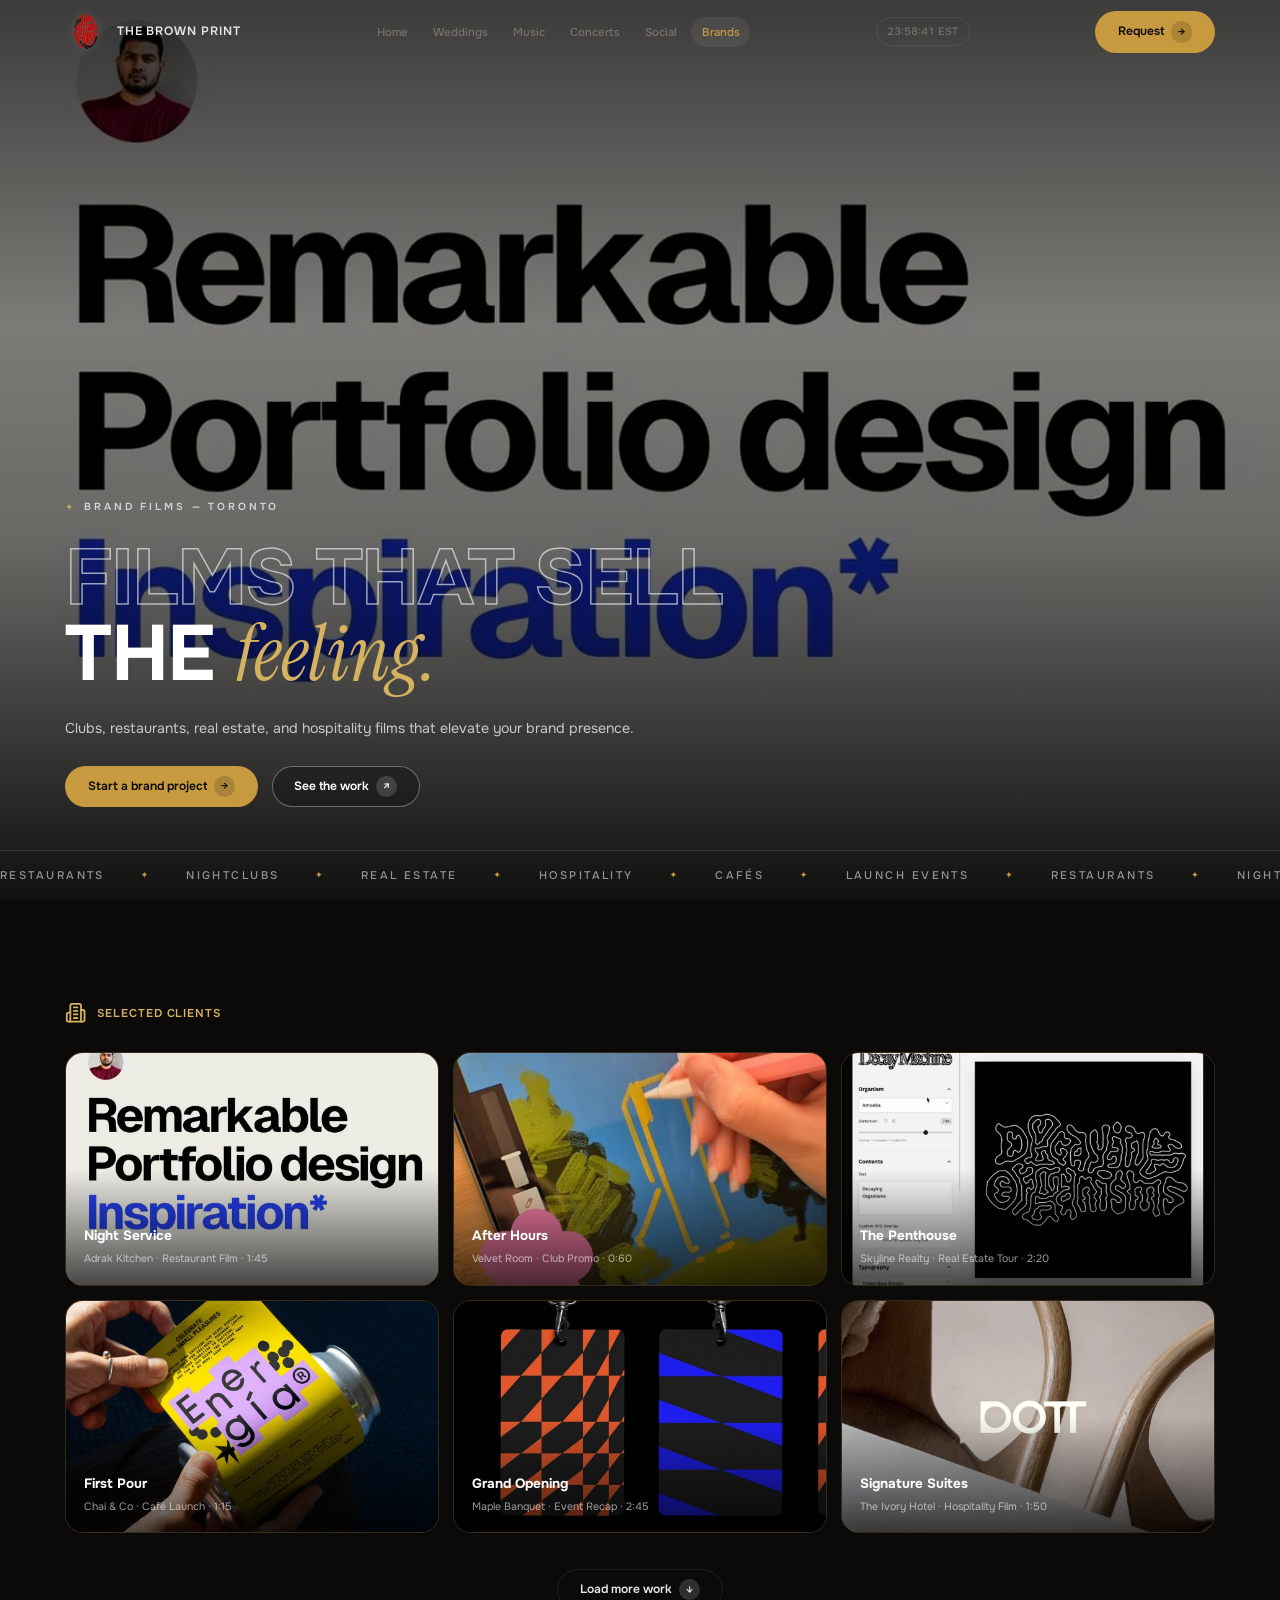
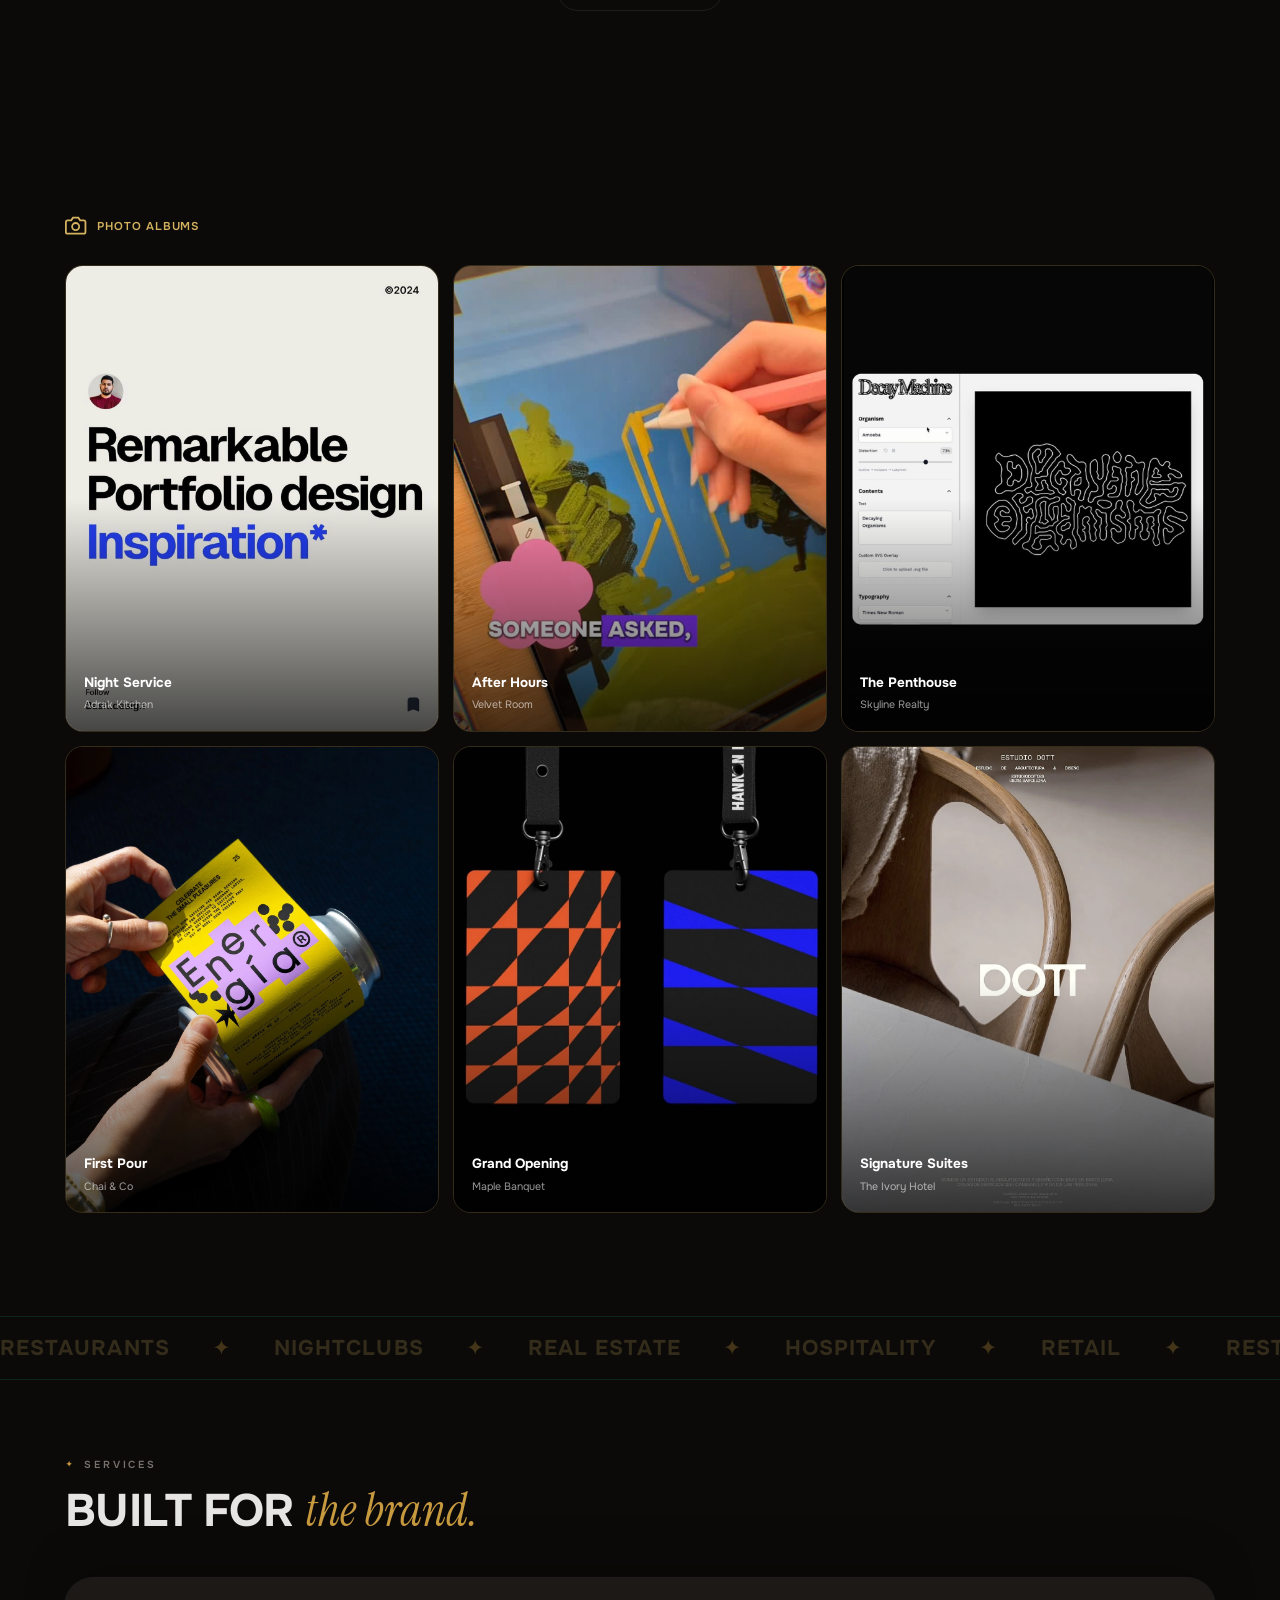
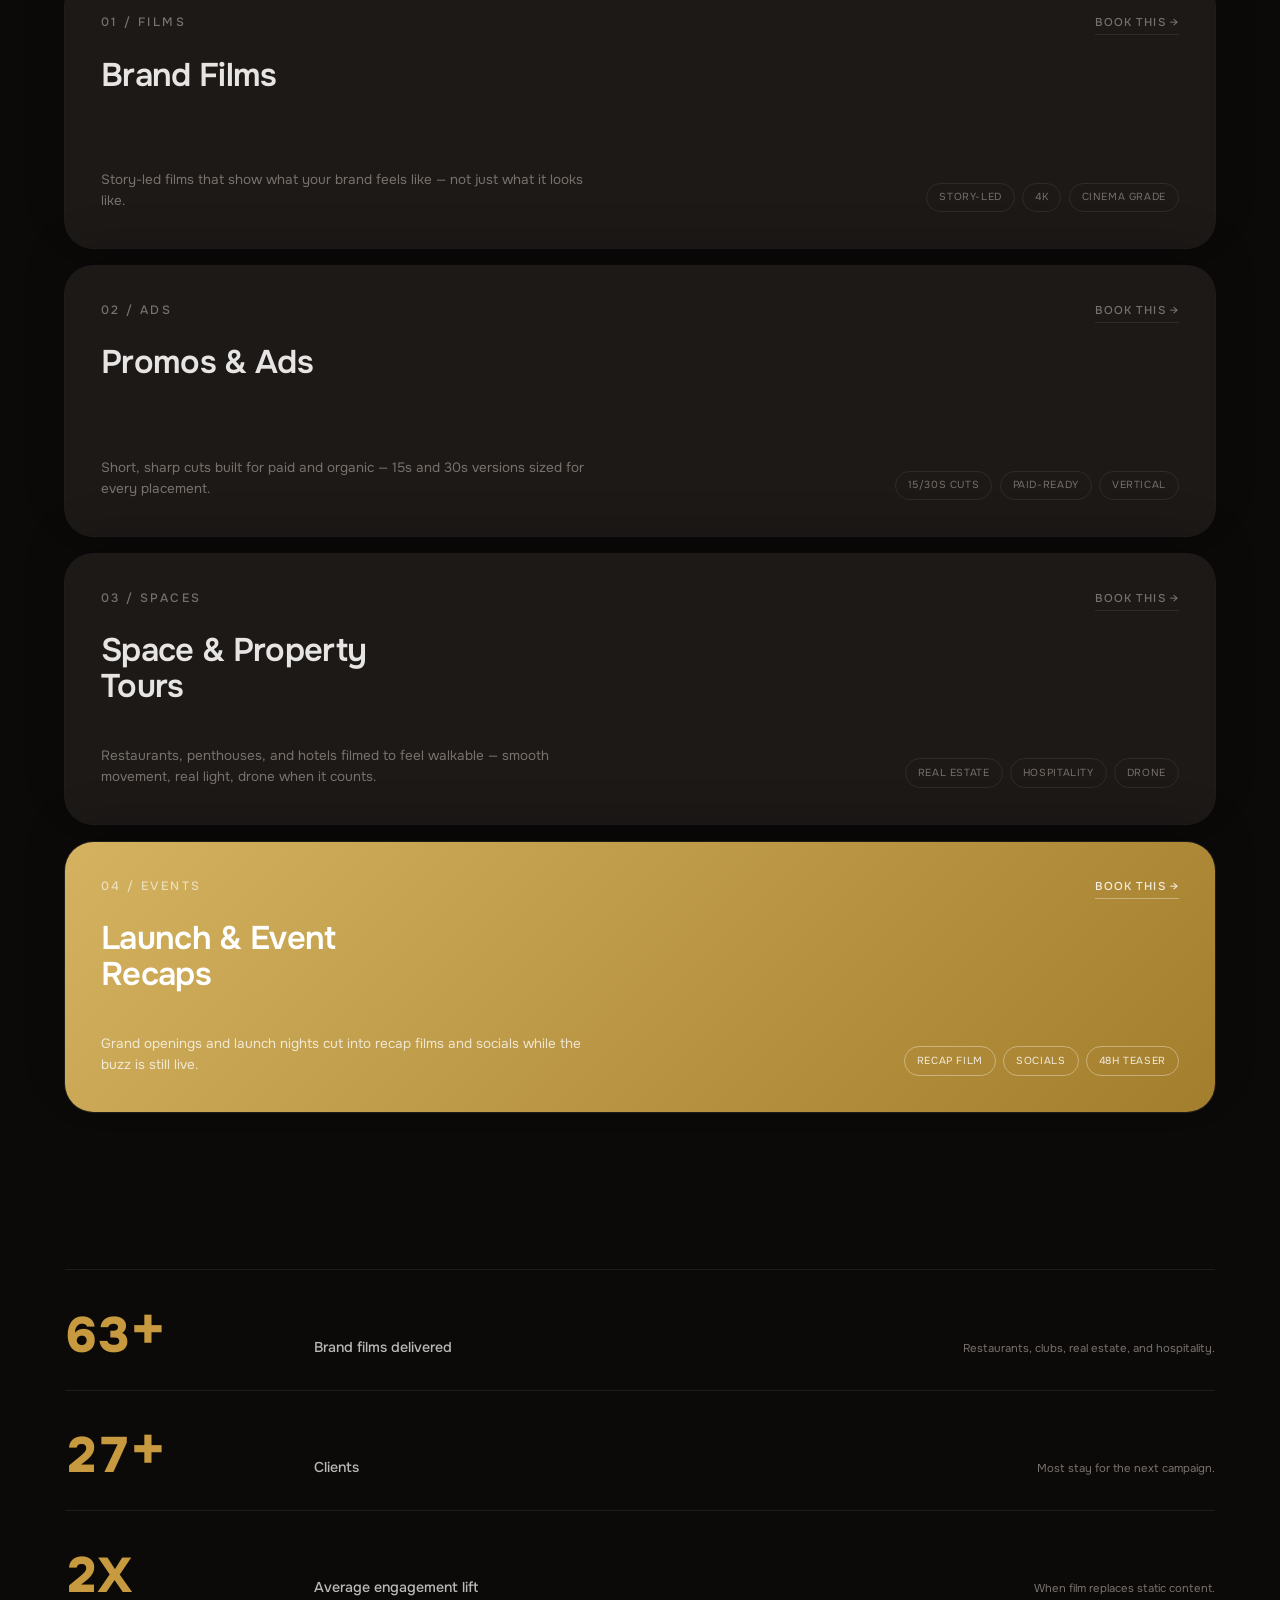
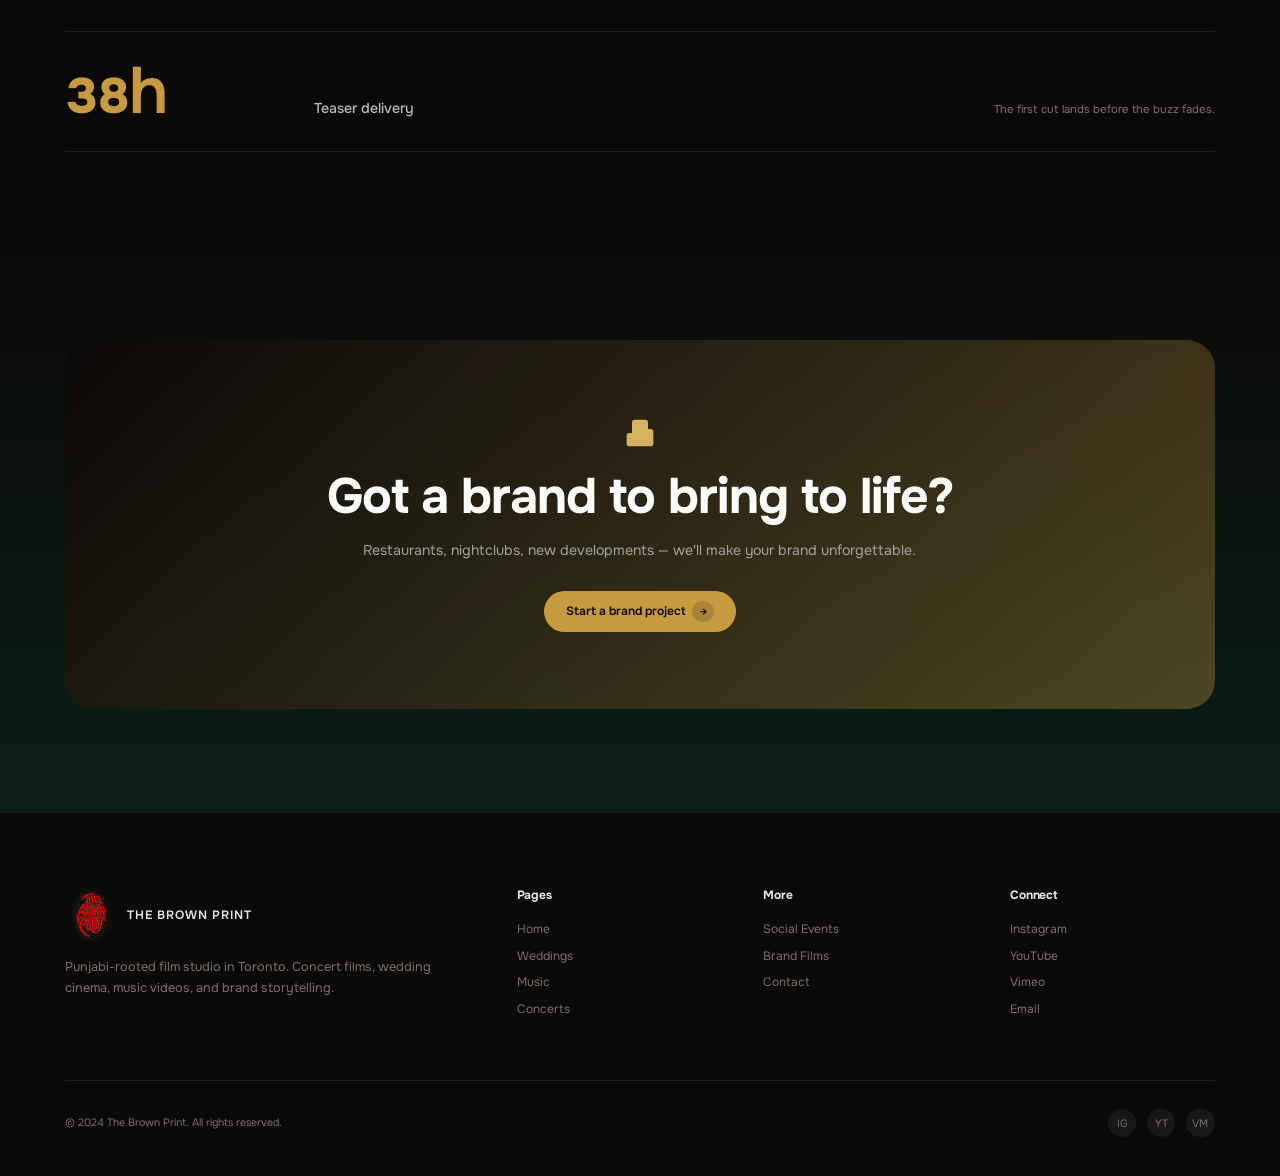
<file: brands.html>
<!DOCTYPE html>
<html lang="en" data-theme="brands">
<head>
  <meta charset="UTF-8">
  <meta name="viewport" content="width=device-width, initial-scale=1.0">
  <title>Brands — The Brown Print</title>
  <meta name="description" content="Clubs, restaurants, real estate, and hospitality films that elevate your brand.">
  <link rel="preconnect" href="https://fonts.googleapis.com">
  <link rel="preconnect" href="https://fonts.gstatic.com" crossorigin>
  <link href="https://fonts.googleapis.com/css2?family=Onest:wght@400;500;600;700;800&family=Instrument+Serif:ital@0;1&display=swap" rel="stylesheet">
  <link rel="stylesheet" href="css/base.css">
  <link rel="stylesheet" href="css/components.css">
  <link rel="stylesheet" href="css/animations.css">
  <link rel="stylesheet" href="css/pages/home.css">
  <link rel="stylesheet" href="css/pages/brands.css">
  <link rel="icon" type="image/svg+xml" href="data:image/svg+xml,<svg xmlns='http://www.w3.org/2000/svg' viewBox='0 0 100 100'><text y='.9em' font-size='90'>🏢</text></svg>">
</head>
<body>

  <!-- HEADER -->
  <header class="header">
    <div class="shell header__inner">
      <a href="index.html" class="header__logo">
        <img src="media/tbp-logo.png" alt="The Brown Print logo" class="logo-img">
        <span class="header__logo-text">The Brown Print</span>
      </a>
      <nav class="header__nav">
        <a href="index.html" class="header__link">Home</a>
        <a href="wedding.html" class="header__link">Weddings</a>
        <a href="music.html" class="header__link">Music</a>
        <a href="concerts.html" class="header__link">Concerts</a>
        <a href="social.html" class="header__link">Social</a>
        <a href="brands.html" class="header__link active">Brands</a>
      </nav>
      <div class="header__clock">00:00:00 EST</div>
      <div class="header__cta"><button class="btn btn--accent" data-modal-open>Request <span class="btn__arrow">→</span></button></div>
      <button class="header__menu-btn" aria-label="Menu"><span></span></button>
    </div>
  </header>

  <!-- MOBILE NAV -->
  <div class="nav-overlay">
    <button class="nav-overlay__close" aria-label="Close menu">✕</button>
    <a href="index.html" class="nav-overlay__link">Home</a>
    <a href="wedding.html" class="nav-overlay__link">Weddings</a>
    <a href="music.html" class="nav-overlay__link">Music</a>
    <a href="concerts.html" class="nav-overlay__link">Concerts</a>
    <a href="social.html" class="nav-overlay__link">Social</a>
    <a href="brands.html" class="nav-overlay__link active">Brands</a>
  </div>

  <!-- HERO -->
  <section class="lhero">
    <div class="lhero__media"><img src="media/brands/brand-1.webp" alt="Moody restaurant interior during evening service" fetchpriority="high"></div>
    <div class="lhero__vignette" aria-hidden="true"></div>
    <div class="lhero__body shell">
      <div class="hero-copy">
        <p class="hero-copy__eyebrow hero-entrance" data-delay="200">Brand Films — Toronto</p>
        <h1 class="hero-entrance" data-delay="250"><span class="outline-txt">Films that sell</span><br>the <span class="serif-accent">feeling.</span></h1>
        <p class="hero-entrance" data-delay="400">Clubs, restaurants, real estate, and hospitality films that elevate your brand presence.</p>
        <div class="hero-copy__ctas hero-entrance" data-delay="500">
          <button class="btn btn--accent" data-modal-open>Start a brand project <span class="btn__arrow">→</span></button>
          <a class="btn btn--hero-ghost" href="#work">See the work <span class="btn__arrow">↗</span></a>
        </div>
      </div>
    </div>
    <div class="lhero__tick hero-entrance" data-delay="600" aria-hidden="true">
      <div class="lhero__tick-track">
        <span>Restaurants <i class="sep">✦</i> Nightclubs <i class="sep">✦</i> Real Estate <i class="sep">✦</i> Hospitality <i class="sep">✦</i> Cafés <i class="sep">✦</i> Launch Events <i class="sep">✦</i></span>
        <span>Restaurants <i class="sep">✦</i> Nightclubs <i class="sep">✦</i> Real Estate <i class="sep">✦</i> Hospitality <i class="sep">✦</i> Cafés <i class="sep">✦</i> Launch Events <i class="sep">✦</i></span>
      </div>
    </div>
  </section>

  <!-- CLIENTS -->
  <section class="brd-section" id="work">
    <div class="shell">
      <div class="brd-section__header reveal">
        <svg class="brd-section__icon" viewBox="0 0 24 24" fill="none" stroke="currentColor" stroke-width="2" stroke-linecap="round"><path d="M6 22V4a2 2 0 0 1 2-2h8a2 2 0 0 1 2 2v18Z"/><path d="M6 12H4a2 2 0 0 0-2 2v6a2 2 0 0 0 2 2h2"/><path d="M18 9h2a2 2 0 0 1 2 2v9a2 2 0 0 1-2 2h-2"/><path d="M10 6h4"/><path d="M10 10h4"/><path d="M10 14h4"/><path d="M10 18h4"/></svg>
        <span class="brd-section__label">Selected Clients</span>
      </div>
      <div id="brandsGrid" class="work-grid work-grid--uniform reveal-stagger"></div>
      <div class="grid-loadmore"><button class="btn btn--outline" id="brandsMore">Load more work <span class="btn__arrow">↓</span></button></div>
    </div>
  </section>

  <!-- PHOTO ALBUMS -->
  <section class="brd-section">
    <div class="shell">
      <div class="brd-section__header reveal">
        <svg class="brd-section__icon" viewBox="0 0 24 24" fill="none" stroke="currentColor" stroke-width="2" stroke-linecap="round"><path d="M23 19a2 2 0 0 1-2 2H3a2 2 0 0 1-2-2V8a2 2 0 0 1 2-2h4l2-3h6l2 3h4a2 2 0 0 1 2 2z"/><circle cx="12" cy="13" r="4"/></svg>
        <span class="brd-section__label">Photo Albums</span>
      </div>
      <div id="brandsPhotos" class="work-grid work-grid--photos reveal-stagger"></div>
    </div>
  </section>

  <!-- STRIP MARQUEE -->
  <div class="marquee brd-strip">
    <div class="marquee__track">
      <span class="marquee__item">Restaurants</span><span class="marquee__item marquee__sep">✦</span>
      <span class="marquee__item">Nightclubs</span><span class="marquee__item marquee__sep">✦</span>
      <span class="marquee__item">Real Estate</span><span class="marquee__item marquee__sep">✦</span>
      <span class="marquee__item">Hospitality</span><span class="marquee__item marquee__sep">✦</span>
      <span class="marquee__item">Retail</span><span class="marquee__item marquee__sep">✦</span>
      <span class="marquee__item">Restaurants</span><span class="marquee__item marquee__sep">✦</span>
      <span class="marquee__item">Nightclubs</span><span class="marquee__item marquee__sep">✦</span>
      <span class="marquee__item">Real Estate</span><span class="marquee__item marquee__sep">✦</span>
      <span class="marquee__item">Hospitality</span><span class="marquee__item marquee__sep">✦</span>
      <span class="marquee__item">Retail</span><span class="marquee__item marquee__sep">✦</span>
    </div>
  </div>

  <!-- SERVICES -->
  <section class="lsvc">
    <div class="shell">
      <div class="lsvc__head">
        <p class="s-eyebrow reveal">Services</p>
        <h2 class="reveal" style="transition-delay:100ms;">Built for <span class="serif-accent">the brand.</span></h2>
      </div>
      <div class="lsvc__stack">
        <article class="lsvc__card">
          <div class="lsvc__top"><span class="lsvc__no">01 / FILMS</span><button class="lsvc__cta" data-modal-open>Book this →</button></div>
          <h3>Brand Films</h3>
          <div class="lsvc__body">
            <p class="lsvc__desc">Story-led films that show what your brand feels like — not just what it looks like.</p>
            <div class="lsvc__tags"><span>Story-led</span><span>4K</span><span>Cinema grade</span></div>
          </div>
        </article>
        <article class="lsvc__card">
          <div class="lsvc__top"><span class="lsvc__no">02 / ADS</span><button class="lsvc__cta" data-modal-open>Book this →</button></div>
          <h3>Promos &amp; Ads</h3>
          <div class="lsvc__body">
            <p class="lsvc__desc">Short, sharp cuts built for paid and organic — 15s and 30s versions sized for every placement.</p>
            <div class="lsvc__tags"><span>15/30s cuts</span><span>Paid-ready</span><span>Vertical</span></div>
          </div>
        </article>
        <article class="lsvc__card">
          <div class="lsvc__top"><span class="lsvc__no">03 / SPACES</span><button class="lsvc__cta" data-modal-open>Book this →</button></div>
          <h3>Space &amp; Property Tours</h3>
          <div class="lsvc__body">
            <p class="lsvc__desc">Restaurants, penthouses, and hotels filmed to feel walkable — smooth movement, real light, drone when it counts.</p>
            <div class="lsvc__tags"><span>Real estate</span><span>Hospitality</span><span>Drone</span></div>
          </div>
        </article>
        <article class="lsvc__card">
          <div class="lsvc__top"><span class="lsvc__no">04 / EVENTS</span><button class="lsvc__cta" data-modal-open>Book this →</button></div>
          <h3>Launch &amp; Event Recaps</h3>
          <div class="lsvc__body">
            <p class="lsvc__desc">Grand openings and launch nights cut into recap films and socials while the buzz is still live.</p>
            <div class="lsvc__tags"><span>Recap film</span><span>Socials</span><span>48h teaser</span></div>
          </div>
        </article>
      </div>
    </div>
  </section>

  <!-- STATS -->
  <section class="lstats">
    <div class="shell">
      <p class="s-eyebrow reveal">By the numbers</p>
      <div class="lstat-row reveal">
        <div class="n"><span class="stat__number" data-target="80">0</span><em>+</em></div>
        <p class="lb">Brand films delivered</p>
        <p class="ds">Restaurants, clubs, real estate, and hospitality.</p>
      </div>
      <div class="lstat-row reveal">
        <div class="n"><span class="stat__number" data-target="35">0</span><em>+</em></div>
        <p class="lb">Clients</p>
        <p class="ds">Most stay for the next campaign.</p>
      </div>
      <div class="lstat-row reveal">
        <div class="n"><span class="stat__number" data-target="3">0</span><em>x</em></div>
        <p class="lb">Average engagement lift</p>
        <p class="ds">When film replaces static content.</p>
      </div>
      <div class="lstat-row reveal">
        <div class="n"><span class="stat__number" data-target="48">0</span><em>h</em></div>
        <p class="lb">Teaser delivery</p>
        <p class="ds">The first cut lands before the buzz fades.</p>
      </div>
    </div>
  </section>

  <!-- CTA -->
  <section class="cta-section brd-cta">
    <div class="shell">
      <div class="cta-section__inner reveal">
        <svg width="32" height="32" viewBox="0 0 24 24" fill="#d4b25f" style="margin-bottom:1rem;"><path d="M6 22V4a2 2 0 0 1 2-2h8a2 2 0 0 1 2 2v18Z"/><path d="M6 12H4a2 2 0 0 0-2 2v6a2 2 0 0 0 2 2h2"/><path d="M18 9h2a2 2 0 0 1 2 2v9a2 2 0 0 1-2 2h-2"/></svg>
        <h2 class="cta-section__heading">Got a brand to bring to life?</h2>
        <p class="cta-section__text">Restaurants, nightclubs, new developments — we'll make your brand unforgettable.</p>
        <button class="btn btn--accent" data-modal-open>Start a brand project <span class="btn__arrow">→</span></button>
      </div>
    </div>
  </section>

  <!-- FOOTER -->
  <footer class="footer">
    <div class="shell">
      <div class="footer__top">
        <div class="footer__brand">
          <a href="index.html" class="header__logo"><img src="media/tbp-logo.png" alt="The Brown Print logo" class="logo-img"><span class="header__logo-text">The Brown Print</span></a>
          <p>Punjabi-rooted film studio in Toronto. Concert films, wedding cinema, music videos, and brand storytelling.</p>
        </div>
        <div class="footer__col"><h4>Pages</h4><a href="index.html">Home</a><a href="wedding.html">Weddings</a><a href="music.html">Music</a><a href="concerts.html">Concerts</a></div>
        <div class="footer__col"><h4>More</h4><a href="social.html">Social Events</a><a href="brands.html">Brand Films</a><a href="#" data-modal-open>Contact</a></div>
        <div class="footer__col"><h4>Connect</h4><a href="#">Instagram</a><a href="#">YouTube</a><a href="#">Vimeo</a><a href="mailto:hello@thebrownprint.ca">Email</a></div>
      </div>
      <div class="footer__bottom"><p>&copy; 2024 The Brown Print. All rights reserved.</p><div class="footer__socials"><a href="#" aria-label="Instagram">IG</a><a href="#" aria-label="YouTube">YT</a><a href="#" aria-label="Vimeo">VM</a></div></div>
    </div>
  </footer>

  <!-- MODAL -->
  <div class="modal-backdrop">
    <div class="modal-panel">
      <button class="modal-panel__close" aria-label="Close">✕</button>
      <h3>Start a project</h3>
      <p class="subtitle">Tell us about your vision and we'll get back to you within 24 hours.</p>
      <form>
        <div class="modal-field"><label for="modal-name">Name</label><input type="text" id="modal-name" name="name" placeholder="Your name" required></div>
        <div class="modal-field"><label for="modal-email">Email</label><input type="email" id="modal-email" name="email" placeholder="you@email.com" required></div>
        <div class="modal-field"><label for="modal-project">Project details</label><textarea id="modal-project" name="project" placeholder="Tell us about your brand..." rows="4"></textarea></div>
        <button type="submit" class="btn btn--accent">Send inquiry <span class="btn__arrow">→</span></button>
      </form>
      <div class="modal-success" style="display:none;"><h3>Message sent!</h3><p>We'll get back to you within 24 hours.</p></div>
    </div>
  </div>

  <!-- SCRIPTS -->
  <script src="content.js"></script>
  <script src="js/app.js"></script>
  <script src="js/loader.js"></script>
  <script src="js/nav.js"></script>
  <script src="js/reveals.js"></script>
  <script src="js/player.js"></script>
  <script src="js/album.js"></script>
  <script src="js/modal.js"></script>
  <script src="js/cards.js"></script>
  <script>
    document.addEventListener('DOMContentLoaded', () => {
      TBP.initAdaptiveGrid();
      TBP.initLenis();
      TBPLoader.init();
      TBPLoader.interceptLinks();
      TBPNav.init();
      TBPReveals.init();
      TBPCards.init();
      TBPModal.init();

      // === CLIENT WORK — uniform cards, Load more, browsable player (wedding-style) ===
      const fadeInImgs = (scope) => {
        scope.querySelectorAll('img').forEach(img => {
          if (img.complete && img.naturalWidth > 0) { img.classList.add('loaded'); return; }
          img.addEventListener('load', () => img.classList.add('loaded'), { once: true });
          img.addEventListener('error', () => img.classList.add('loaded'), { once: true });
        });
      };
      const INITIAL_VISIBLE = 6;
      const grid = document.getElementById('brandsGrid');
      const gridMore = document.getElementById('brandsMore');
      let shown = 0;

      function renderMore() {
        const items = CONTENT.brands.slice(shown, shown + INITIAL_VISIBLE);
        grid.insertAdjacentHTML('beforeend', items.map((item, k) => `
          <div class="work-card" data-video-index="${shown + k}">
            <img src="${item.poster}" alt="${item.title}" loading="lazy">
            <div class="work-card__shade"></div>
            <div class="work-card__info">
              <div class="work-card__title">${item.title}</div>
              <div class="work-card__sub">${item.client} · ${item.sub}</div>
            </div>
            <div class="work-card__play">▶</div>
          </div>
        `).join(''));
        shown += items.length;
        grid.querySelectorAll('.work-card[data-video-index]:not([data-bound])').forEach(card => {
          card.dataset.bound = '1';
          card.addEventListener('click', () => {
            const idx = parseInt(card.dataset.videoIndex);
            const item = CONTENT.brands[idx];
            if (item && item.videoSrc) VideoPlayer.open(item, CONTENT.brands, idx);
          });
        });
        fadeInImgs(grid);
        if (gridMore && shown >= CONTENT.brands.length) gridMore.parentElement.style.display = 'none';
      }
      if (grid && CONTENT.brands) {
        renderMore();
        if (gridMore) gridMore.addEventListener('click', renderMore);
      }

      // === PHOTO ALBUMS — each card opens its own album (wedding-style) ===
      const photosGrid = document.getElementById('brandsPhotos');
      if (photosGrid && CONTENT.brandsPhotos) {
        photosGrid.innerHTML = CONTENT.brandsPhotos.map((item, i) => `
          <div class="work-card" data-album-index="${i}">
            <img src="${item.src}" alt="${item.title}" loading="lazy">
            <div class="work-card__shade"></div>
            <div class="work-card__info">
              <div class="work-card__title">${item.title}</div>
              <div class="work-card__sub">${item.sub}</div>
            </div>
          </div>
        `).join('');
        photosGrid.querySelectorAll('.work-card[data-album-index]').forEach(card => {
          card.addEventListener('click', () => {
            const it = CONTENT.brandsPhotos[parseInt(card.dataset.albumIndex)];
            if (!it) return;
            const photos = (it.album && it.album.length) ? it.album : [{ src: it.src, caption: it.sub }];
            PhotoAlbum.open(photos.map(p => ({ src: p.src, title: it.title, sub: p.caption || it.sub })));
          });
        });
        fadeInImgs(photosGrid);
      }
      TBPReveals.init();
    });
  </script>
</body>
</html>
</file>
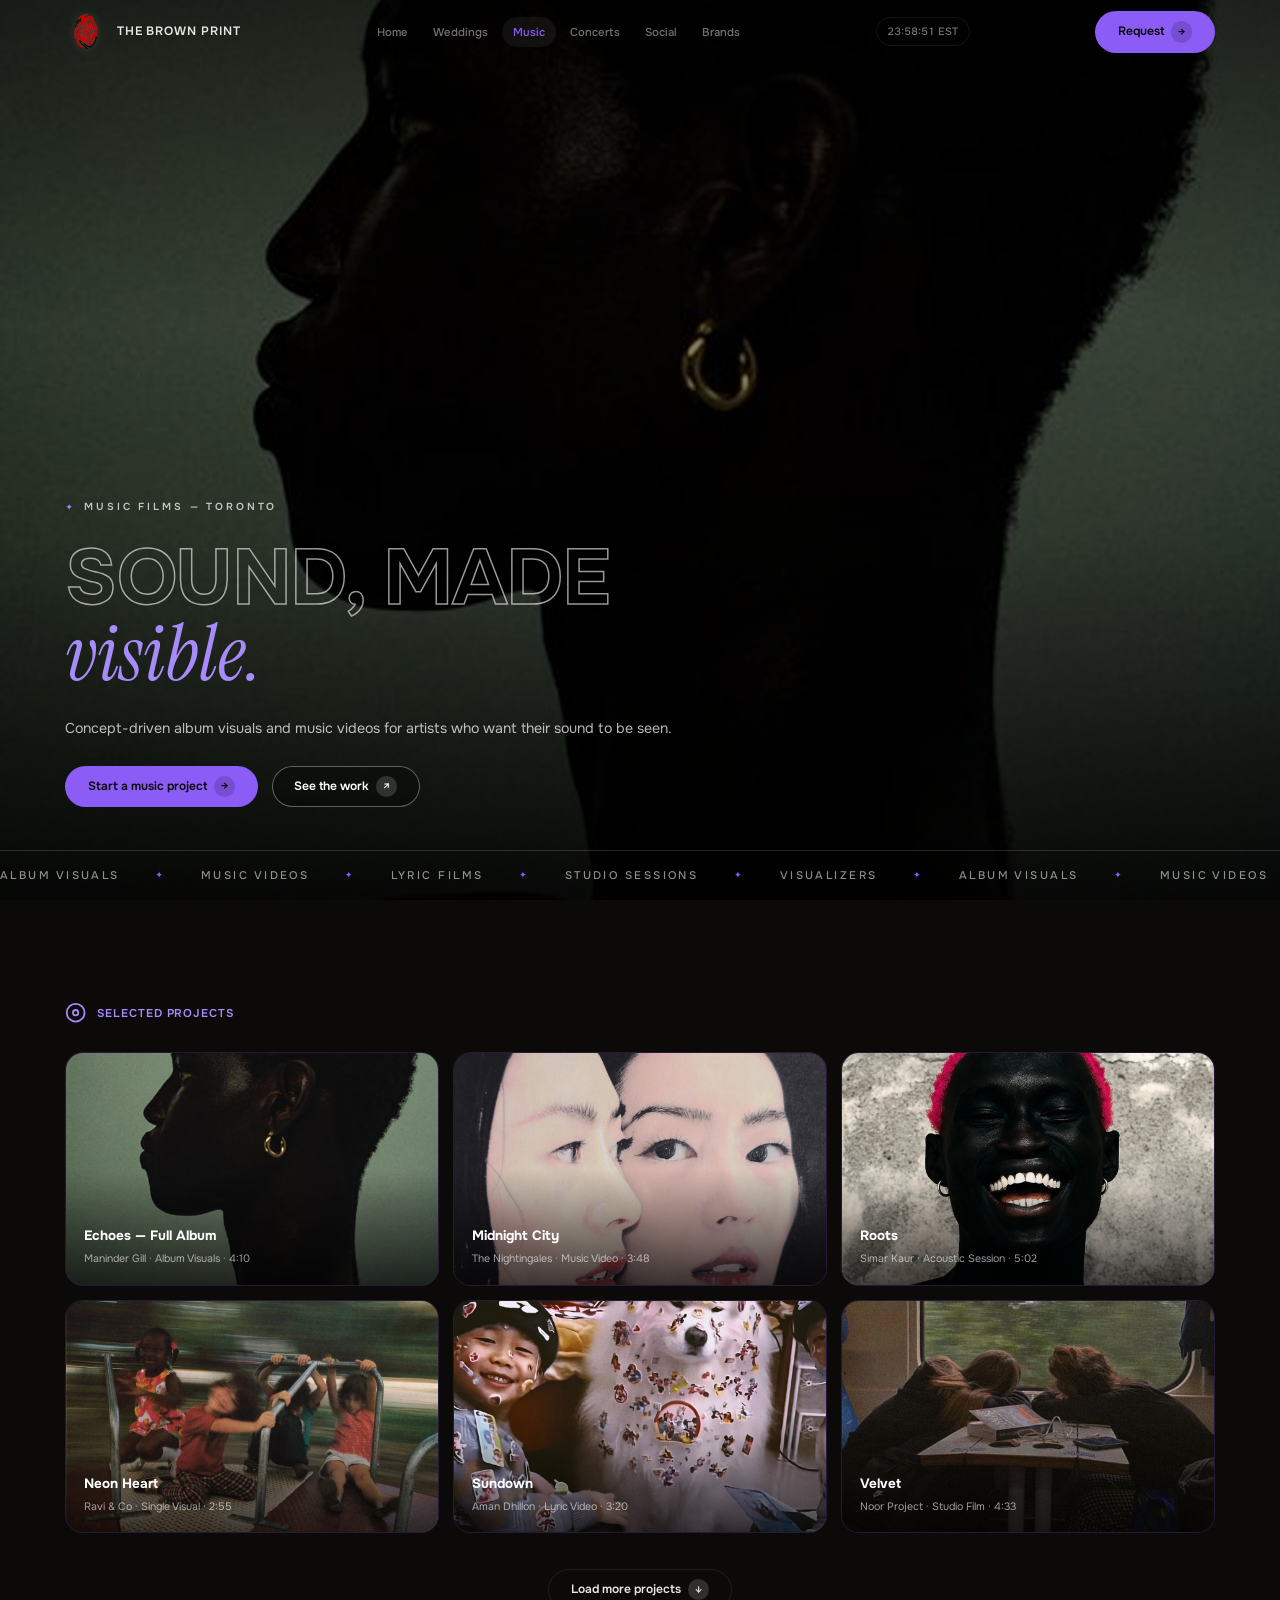
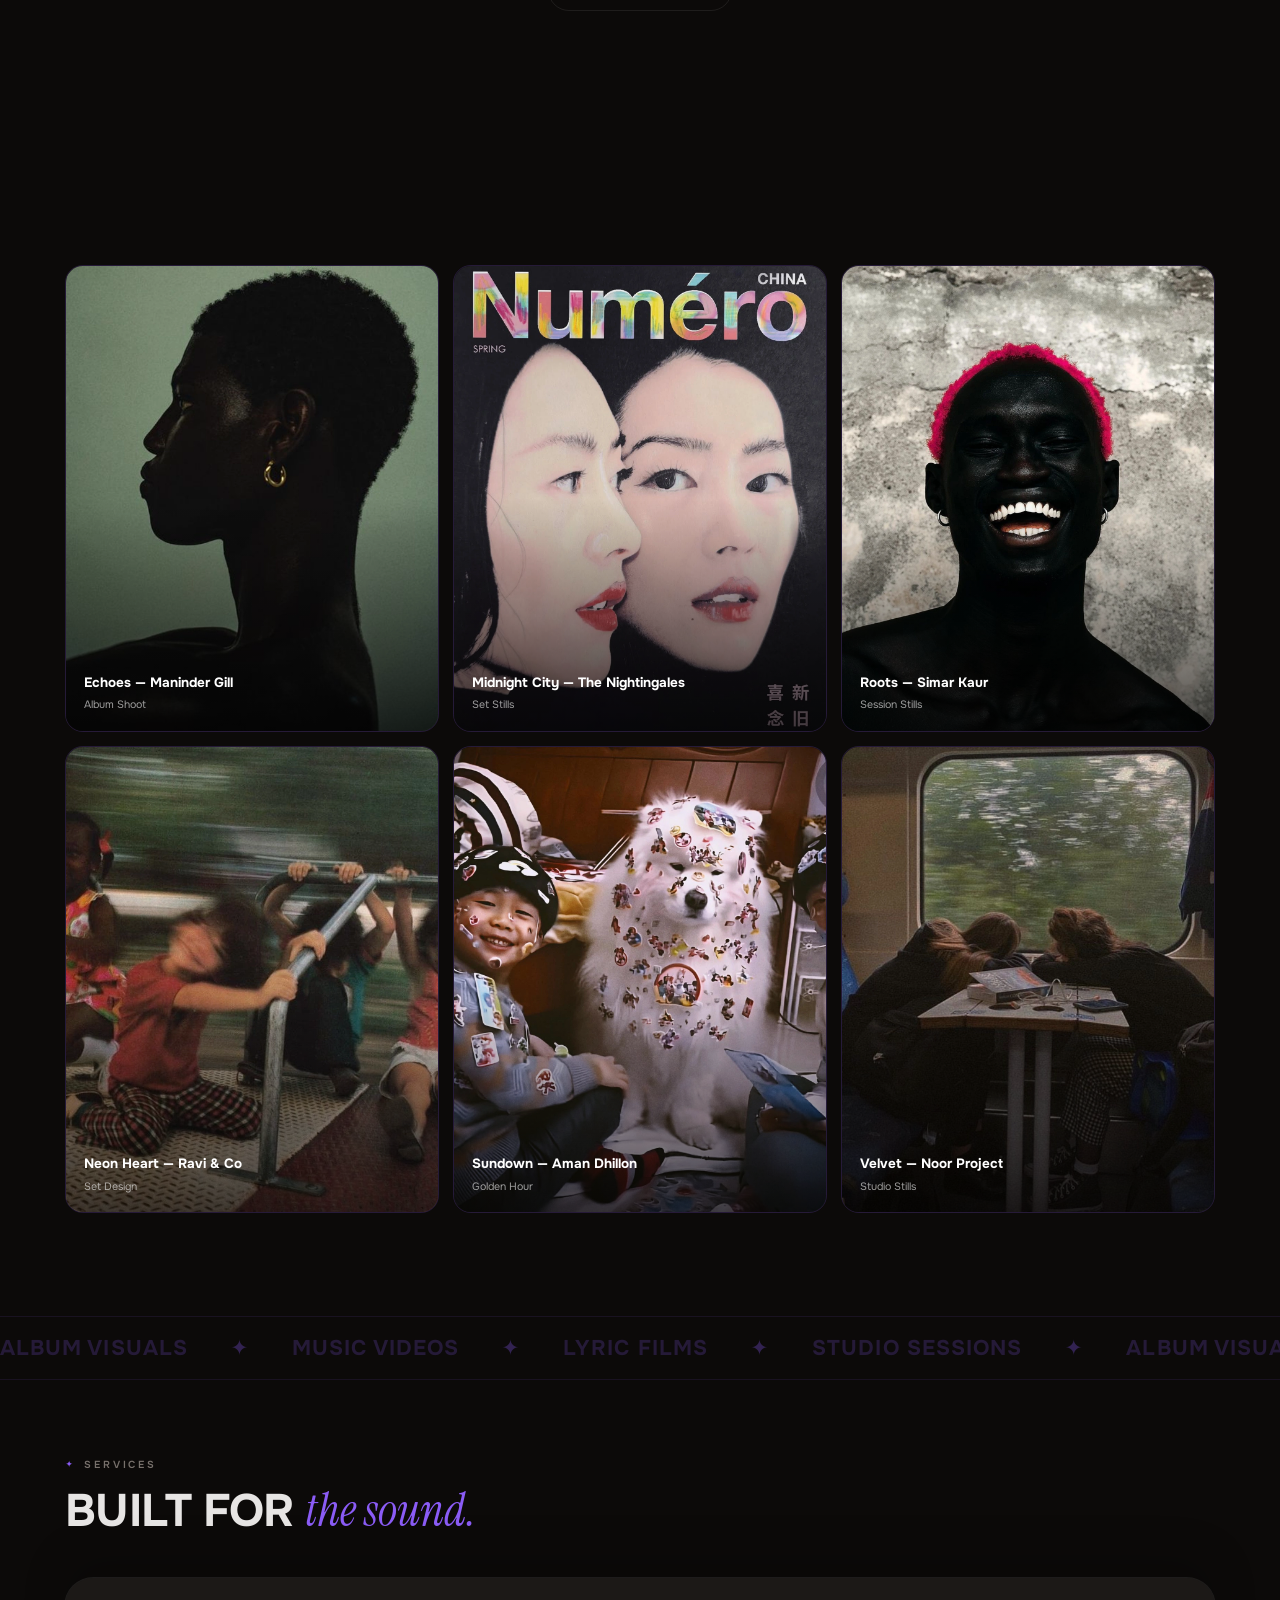
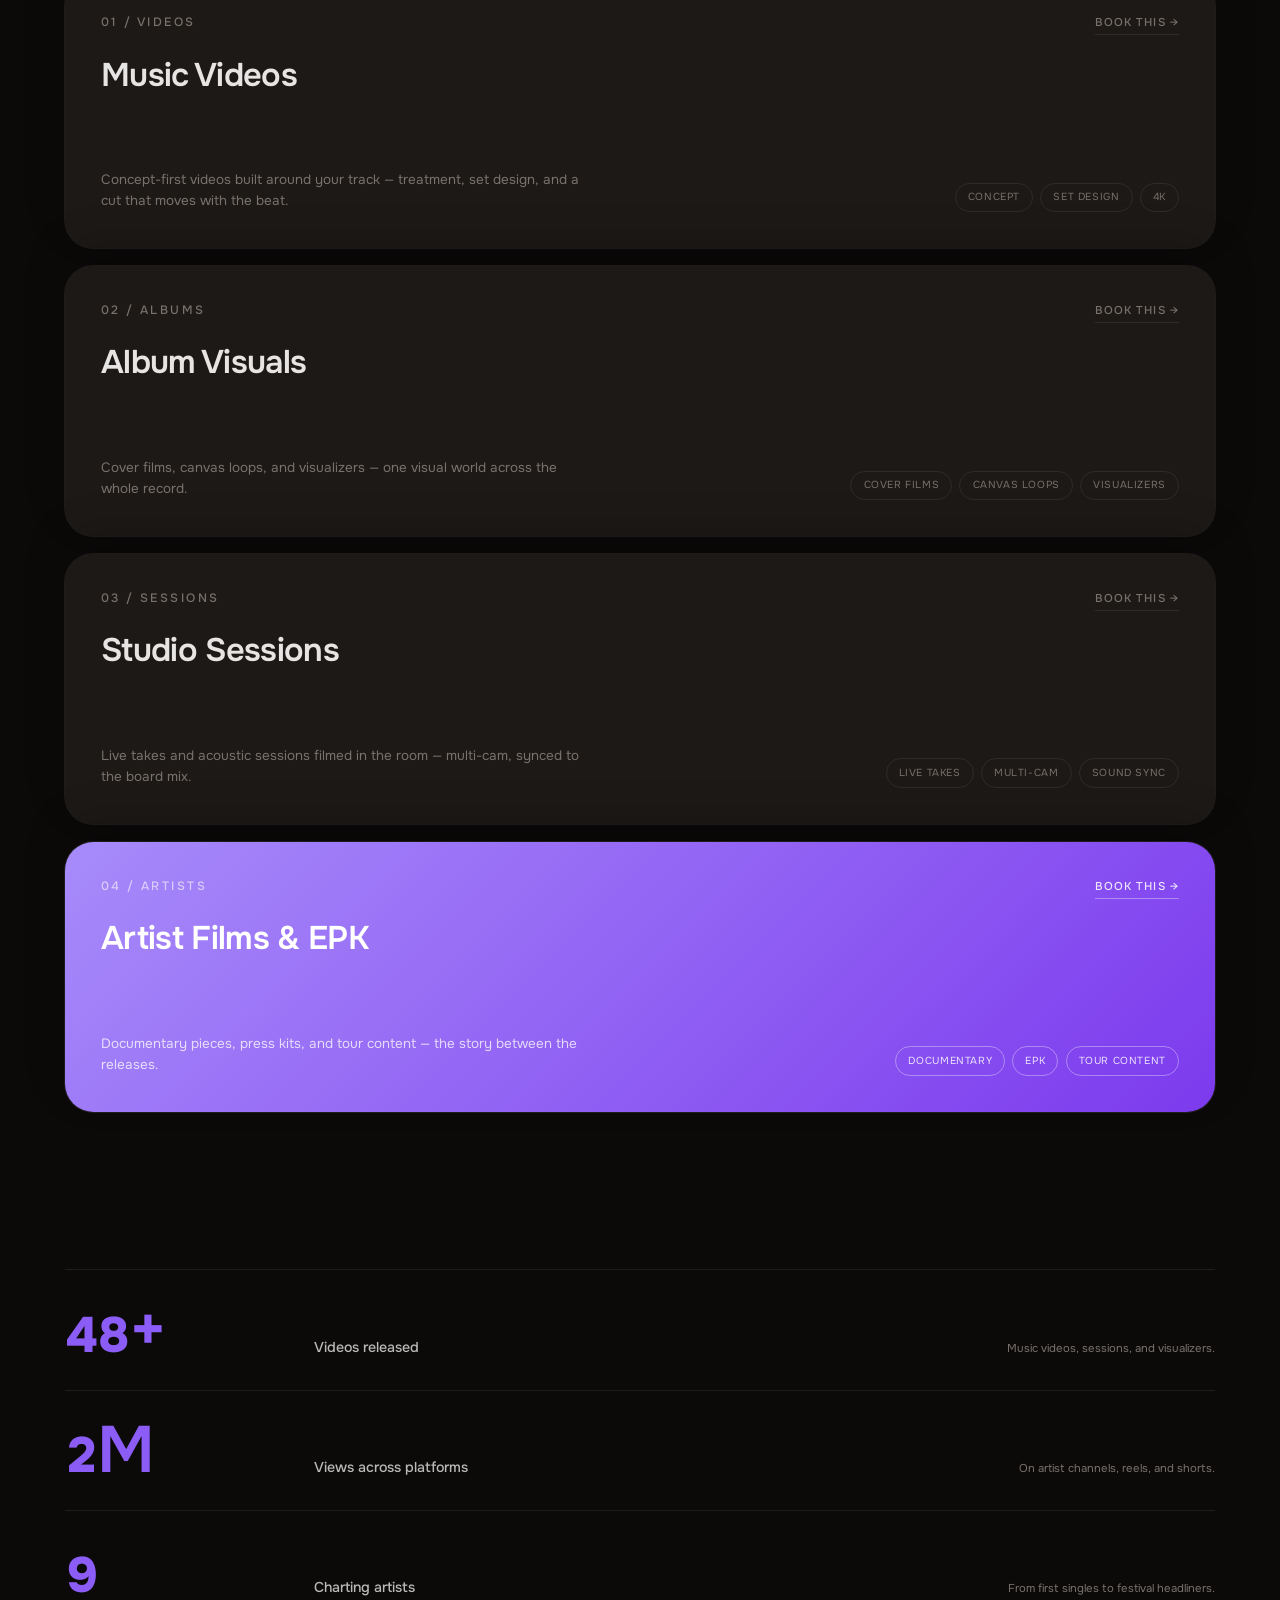
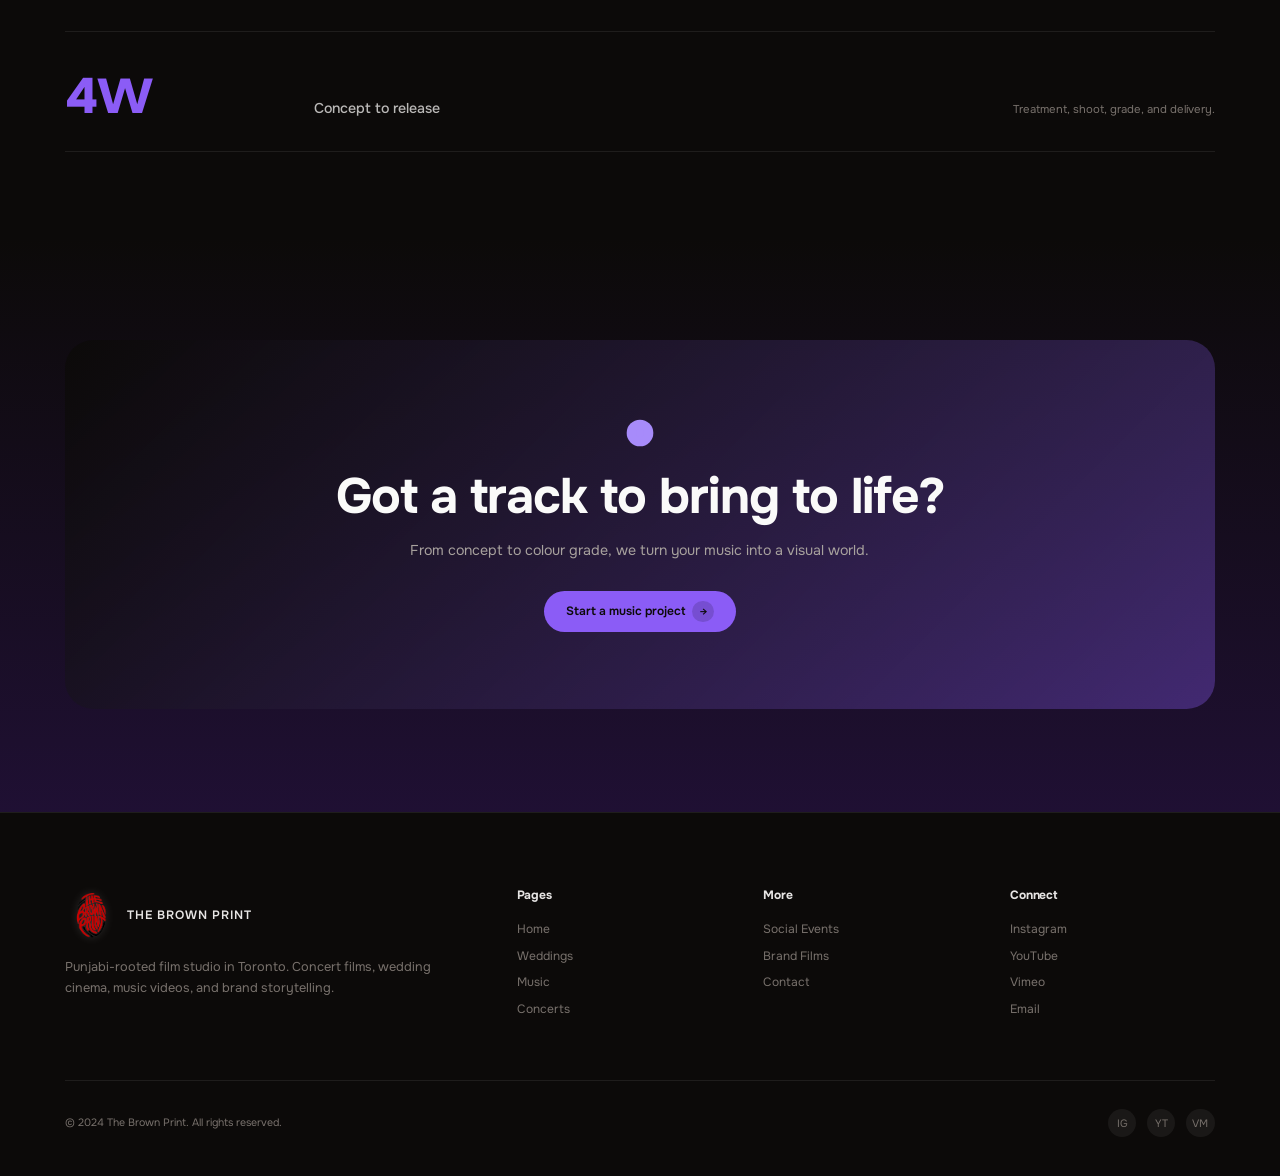
<file: music.html>
<!DOCTYPE html>
<html lang="en" data-theme="music">
<head>
  <meta charset="UTF-8">
  <meta name="viewport" content="width=device-width, initial-scale=1.0">
  <title>Music — The Brown Print</title>
  <meta name="description" content="Concept-driven album visuals and music videos for artists who want their sound to be seen.">
  <link rel="preconnect" href="https://fonts.googleapis.com">
  <link rel="preconnect" href="https://fonts.gstatic.com" crossorigin>
  <link href="https://fonts.googleapis.com/css2?family=Onest:wght@400;500;600;700;800&family=Instrument+Serif:ital@0;1&display=swap" rel="stylesheet">
  <link rel="stylesheet" href="css/base.css">
  <link rel="stylesheet" href="css/components.css">
  <link rel="stylesheet" href="css/animations.css">
  <link rel="stylesheet" href="css/pages/home.css">
  <link rel="stylesheet" href="css/pages/music.css">
  <link rel="icon" type="image/svg+xml" href="data:image/svg+xml,<svg xmlns='http://www.w3.org/2000/svg' viewBox='0 0 100 100'><text y='.9em' font-size='90'>🎵</text></svg>">
</head>
<body>

  <!-- HEADER -->
  <header class="header">
    <div class="shell header__inner">
      <a href="index.html" class="header__logo">
        <img src="media/tbp-logo.png" alt="The Brown Print logo" class="logo-img">
        <span class="header__logo-text">The Brown Print</span>
      </a>
      <nav class="header__nav">
        <a href="index.html" class="header__link">Home</a>
        <a href="wedding.html" class="header__link">Weddings</a>
        <a href="music.html" class="header__link active">Music</a>
        <a href="concerts.html" class="header__link">Concerts</a>
        <a href="social.html" class="header__link">Social</a>
        <a href="brands.html" class="header__link">Brands</a>
      </nav>
      <div class="header__clock">00:00:00 EST</div>
      <div class="header__cta"><button class="btn btn--accent" data-modal-open>Request <span class="btn__arrow">→</span></button></div>
      <button class="header__menu-btn" aria-label="Menu"><span></span></button>
    </div>
  </header>

  <!-- MOBILE NAV -->
  <div class="nav-overlay">
    <button class="nav-overlay__close" aria-label="Close menu">✕</button>
    <a href="index.html" class="nav-overlay__link">Home</a>
    <a href="wedding.html" class="nav-overlay__link">Weddings</a>
    <a href="music.html" class="nav-overlay__link active">Music</a>
    <a href="concerts.html" class="nav-overlay__link">Concerts</a>
    <a href="social.html" class="nav-overlay__link">Social</a>
    <a href="brands.html" class="nav-overlay__link">Brands</a>
  </div>

  <!-- HERO -->
  <section class="lhero">
    <div class="lhero__media"><img src="media/music/music-1.webp" alt="Artist performing under studio lights" fetchpriority="high"></div>
    <div class="lhero__vignette" aria-hidden="true"></div>
    <div class="lhero__body shell">
      <div class="hero-copy">
        <p class="hero-copy__eyebrow hero-entrance" data-delay="200">Music Films — Toronto</p>
        <h1 class="hero-entrance" data-delay="250"><span class="outline-txt">Sound, made</span><br><span class="serif-accent">visible.</span></h1>
        <p class="hero-entrance" data-delay="400">Concept-driven album visuals and music videos for artists who want their sound to be seen.</p>
        <div class="hero-copy__ctas hero-entrance" data-delay="500">
          <button class="btn btn--accent" data-modal-open>Start a music project <span class="btn__arrow">→</span></button>
          <a class="btn btn--hero-ghost" href="#work">See the work <span class="btn__arrow">↗</span></a>
        </div>
      </div>
    </div>
    <div class="lhero__tick hero-entrance" data-delay="600" aria-hidden="true">
      <div class="lhero__tick-track">
        <span>Album Visuals <i class="sep">✦</i> Music Videos <i class="sep">✦</i> Lyric Films <i class="sep">✦</i> Studio Sessions <i class="sep">✦</i> Visualizers <i class="sep">✦</i></span>
        <span>Album Visuals <i class="sep">✦</i> Music Videos <i class="sep">✦</i> Lyric Films <i class="sep">✦</i> Studio Sessions <i class="sep">✦</i> Visualizers <i class="sep">✦</i></span>
      </div>
    </div>
  </section>

  <!-- PROJECTS -->
  <section class="mus-section" id="work">
    <div class="shell">
      <div class="mus-section__header reveal">
        <svg class="mus-section__icon" viewBox="0 0 24 24" fill="none" stroke="currentColor" stroke-width="2" stroke-linecap="round"><circle cx="12" cy="12" r="10"/><circle cx="12" cy="12" r="3"/></svg>
        <span class="mus-section__label">Selected Projects</span>
      </div>
      <div id="musicGrid" class="work-grid work-grid--uniform reveal-stagger"></div>
      <div class="grid-loadmore"><button class="btn btn--outline" id="musicMore">Load more projects <span class="btn__arrow">↓</span></button></div>
    </div>
  </section>

  <!-- PHOTO ALBUMS -->
  <section class="mus-section">
    <div class="shell">
      <div class="mus-section__header reveal">
        <svg class="mus-section__icon" viewBox="0 0 24 24" fill="none" stroke="currentColor" stroke-width="2" stroke-linecap="round"><path d="M23 19a2 2 0 0 1-2 2H3a2 2 0 0 1-2-2V8a2 2 0 0 1 2-2h4l2-3h6l2 3h4a2 2 0 0 1 2 2z"/><circle cx="12" cy="13" r="4"/></svg>
        <span class="mus-section__label">Photo Albums</span>
      </div>
      <div id="musicPhotos" class="work-grid work-grid--photos reveal-stagger"></div>
    </div>
  </section>

  <!-- MARQUEE -->
  <div class="marquee mus-marquee">
    <div class="marquee__track">
      <span class="marquee__item">Album Visuals</span><span class="marquee__item marquee__sep">✦</span>
      <span class="marquee__item">Music Videos</span><span class="marquee__item marquee__sep">✦</span>
      <span class="marquee__item">Lyric Films</span><span class="marquee__item marquee__sep">✦</span>
      <span class="marquee__item">Studio Sessions</span><span class="marquee__item marquee__sep">✦</span>
      <span class="marquee__item">Album Visuals</span><span class="marquee__item marquee__sep">✦</span>
      <span class="marquee__item">Music Videos</span><span class="marquee__item marquee__sep">✦</span>
      <span class="marquee__item">Lyric Films</span><span class="marquee__item marquee__sep">✦</span>
      <span class="marquee__item">Studio Sessions</span><span class="marquee__item marquee__sep">✦</span>
    </div>
  </div>

  <!-- SERVICES -->
  <section class="lsvc">
    <div class="shell">
      <div class="lsvc__head">
        <p class="s-eyebrow reveal">Services</p>
        <h2 class="reveal" style="transition-delay:100ms;">Built for <span class="serif-accent">the sound.</span></h2>
      </div>
      <div class="lsvc__stack">
        <article class="lsvc__card">
          <div class="lsvc__top"><span class="lsvc__no">01 / VIDEOS</span><button class="lsvc__cta" data-modal-open>Book this →</button></div>
          <h3>Music Videos</h3>
          <div class="lsvc__body">
            <p class="lsvc__desc">Concept-first videos built around your track — treatment, set design, and a cut that moves with the beat.</p>
            <div class="lsvc__tags"><span>Concept</span><span>Set design</span><span>4K</span></div>
          </div>
        </article>
        <article class="lsvc__card">
          <div class="lsvc__top"><span class="lsvc__no">02 / ALBUMS</span><button class="lsvc__cta" data-modal-open>Book this →</button></div>
          <h3>Album Visuals</h3>
          <div class="lsvc__body">
            <p class="lsvc__desc">Cover films, canvas loops, and visualizers — one visual world across the whole record.</p>
            <div class="lsvc__tags"><span>Cover films</span><span>Canvas loops</span><span>Visualizers</span></div>
          </div>
        </article>
        <article class="lsvc__card">
          <div class="lsvc__top"><span class="lsvc__no">03 / SESSIONS</span><button class="lsvc__cta" data-modal-open>Book this →</button></div>
          <h3>Studio Sessions</h3>
          <div class="lsvc__body">
            <p class="lsvc__desc">Live takes and acoustic sessions filmed in the room — multi-cam, synced to the board mix.</p>
            <div class="lsvc__tags"><span>Live takes</span><span>Multi-cam</span><span>Sound sync</span></div>
          </div>
        </article>
        <article class="lsvc__card">
          <div class="lsvc__top"><span class="lsvc__no">04 / ARTISTS</span><button class="lsvc__cta" data-modal-open>Book this →</button></div>
          <h3>Artist Films &amp; EPK</h3>
          <div class="lsvc__body">
            <p class="lsvc__desc">Documentary pieces, press kits, and tour content — the story between the releases.</p>
            <div class="lsvc__tags"><span>Documentary</span><span>EPK</span><span>Tour content</span></div>
          </div>
        </article>
      </div>
    </div>
  </section>

  <!-- STATS -->
  <section class="lstats">
    <div class="shell">
      <p class="s-eyebrow reveal">By the numbers</p>
      <div class="lstat-row reveal">
        <div class="n"><span class="stat__number" data-target="60">0</span><em>+</em></div>
        <p class="lb">Videos released</p>
        <p class="ds">Music videos, sessions, and visualizers.</p>
      </div>
      <div class="lstat-row reveal">
        <div class="n"><span class="stat__number" data-target="2.5">0</span><em>M</em></div>
        <p class="lb">Views across platforms</p>
        <p class="ds">On artist channels, reels, and shorts.</p>
      </div>
      <div class="lstat-row reveal">
        <div class="n"><span class="stat__number" data-target="12">0</span></div>
        <p class="lb">Charting artists</p>
        <p class="ds">From first singles to festival headliners.</p>
      </div>
      <div class="lstat-row reveal">
        <div class="n"><span class="stat__number" data-target="6">0</span><em>w</em></div>
        <p class="lb">Concept to release</p>
        <p class="ds">Treatment, shoot, grade, and delivery.</p>
      </div>
    </div>
  </section>

  <!-- CTA -->
  <section class="cta-section mus-cta">
    <div class="shell">
      <div class="cta-section__inner reveal">
        <svg width="32" height="32" viewBox="0 0 24 24" fill="#a78bfa" style="margin-bottom:1rem;"><circle cx="12" cy="12" r="10"/><circle cx="12" cy="12" r="3"/></svg>
        <h2 class="cta-section__heading">Got a track to bring to life?</h2>
        <p class="cta-section__text">From concept to colour grade, we turn your music into a visual world.</p>
        <button class="btn btn--accent" data-modal-open>Start a music project <span class="btn__arrow">→</span></button>
      </div>
    </div>
  </section>

  <!-- FOOTER -->
  <footer class="footer">
    <div class="shell">
      <div class="footer__top">
        <div class="footer__brand">
          <a href="index.html" class="header__logo"><img src="media/tbp-logo.png" alt="The Brown Print logo" class="logo-img"><span class="header__logo-text">The Brown Print</span></a>
          <p>Punjabi-rooted film studio in Toronto. Concert films, wedding cinema, music videos, and brand storytelling.</p>
        </div>
        <div class="footer__col"><h4>Pages</h4><a href="index.html">Home</a><a href="wedding.html">Weddings</a><a href="music.html">Music</a><a href="concerts.html">Concerts</a></div>
        <div class="footer__col"><h4>More</h4><a href="social.html">Social Events</a><a href="brands.html">Brand Films</a><a href="#" data-modal-open>Contact</a></div>
        <div class="footer__col"><h4>Connect</h4><a href="#">Instagram</a><a href="#">YouTube</a><a href="#">Vimeo</a><a href="mailto:hello@thebrownprint.ca">Email</a></div>
      </div>
      <div class="footer__bottom"><p>&copy; 2024 The Brown Print. All rights reserved.</p><div class="footer__socials"><a href="#" aria-label="Instagram">IG</a><a href="#" aria-label="YouTube">YT</a><a href="#" aria-label="Vimeo">VM</a></div></div>
    </div>
  </footer>

  <!-- MODAL -->
  <div class="modal-backdrop">
    <div class="modal-panel">
      <button class="modal-panel__close" aria-label="Close">✕</button>
      <h3>Start a project</h3>
      <p class="subtitle">Tell us about your vision and we'll get back to you within 24 hours.</p>
      <form>
        <div class="modal-field"><label for="modal-name">Name</label><input type="text" id="modal-name" name="name" placeholder="Your name" required></div>
        <div class="modal-field"><label for="modal-email">Email</label><input type="email" id="modal-email" name="email" placeholder="you@email.com" required></div>
        <div class="modal-field"><label for="modal-project">Project details</label><textarea id="modal-project" name="project" placeholder="Tell us about your project..." rows="4"></textarea></div>
        <button type="submit" class="btn btn--accent">Send inquiry <span class="btn__arrow">→</span></button>
      </form>
      <div class="modal-success" style="display:none;"><h3>Message sent!</h3><p>We'll get back to you within 24 hours.</p></div>
    </div>
  </div>

  <!-- SCRIPTS -->
  <script src="content.js"></script>
  <script src="js/app.js"></script>
  <script src="js/loader.js"></script>
  <script src="js/nav.js"></script>
  <script src="js/reveals.js"></script>
  <script src="js/player.js"></script>
  <script src="js/album.js"></script>
  <script src="js/modal.js"></script>
  <script src="js/cards.js"></script>
  <script>
    document.addEventListener('DOMContentLoaded', () => {
      TBP.initAdaptiveGrid();
      TBP.initLenis();
      TBPLoader.init();
      TBPLoader.interceptLinks();
      TBPNav.init();
      TBPReveals.init();
      TBPCards.init();
      TBPModal.init();

      // === PROJECTS — uniform cards, Load more, browsable player (wedding-style) ===
      const fadeInImgs = (scope) => {
        scope.querySelectorAll('img').forEach(img => {
          if (img.complete && img.naturalWidth > 0) { img.classList.add('loaded'); return; }
          img.addEventListener('load', () => img.classList.add('loaded'), { once: true });
          img.addEventListener('error', () => img.classList.add('loaded'), { once: true });
        });
      };
      const INITIAL_VISIBLE = 6;
      const grid = document.getElementById('musicGrid');
      const gridMore = document.getElementById('musicMore');
      let shown = 0;

      function renderMore() {
        const items = CONTENT.music.slice(shown, shown + INITIAL_VISIBLE);
        grid.insertAdjacentHTML('beforeend', items.map((item, k) => `
          <div class="work-card" data-video-index="${shown + k}">
            <img src="${item.poster}" alt="${item.title}" loading="lazy">
            <div class="work-card__shade"></div>
            <div class="work-card__info">
              <div class="work-card__title">${item.title}</div>
              <div class="work-card__sub">${item.artist} · ${item.sub}</div>
            </div>
            <div class="work-card__play">▶</div>
          </div>
        `).join(''));
        shown += items.length;
        grid.querySelectorAll('.work-card[data-video-index]:not([data-bound])').forEach(card => {
          card.dataset.bound = '1';
          card.addEventListener('click', () => {
            const idx = parseInt(card.dataset.videoIndex);
            const item = CONTENT.music[idx];
            if (item && item.videoSrc) VideoPlayer.open(item, CONTENT.music, idx);
          });
        });
        fadeInImgs(grid);
        if (gridMore && shown >= CONTENT.music.length) gridMore.parentElement.style.display = 'none';
      }
      if (grid && CONTENT.music) {
        renderMore();
        if (gridMore) gridMore.addEventListener('click', renderMore);
      }

      // === PHOTO ALBUMS — each card opens its own album (wedding-style) ===
      const photosGrid = document.getElementById('musicPhotos');
      if (photosGrid && CONTENT.musicPhotos) {
        photosGrid.innerHTML = CONTENT.musicPhotos.map((item, i) => `
          <div class="work-card" data-album-index="${i}">
            <img src="${item.src}" alt="${item.title}" loading="lazy">
            <div class="work-card__shade"></div>
            <div class="work-card__info">
              <div class="work-card__title">${item.title}</div>
              <div class="work-card__sub">${item.sub}</div>
            </div>
          </div>
        `).join('');
        photosGrid.querySelectorAll('.work-card[data-album-index]').forEach(card => {
          card.addEventListener('click', () => {
            const it = CONTENT.musicPhotos[parseInt(card.dataset.albumIndex)];
            if (!it) return;
            const photos = (it.album && it.album.length) ? it.album : [{ src: it.src, caption: it.sub }];
            PhotoAlbum.open(photos.map(p => ({ src: p.src, title: it.title, sub: p.caption || it.sub })));
          });
        });
        fadeInImgs(photosGrid);
      }
      TBPReveals.init();
    });
  </script>
</body>
</html>
</file>
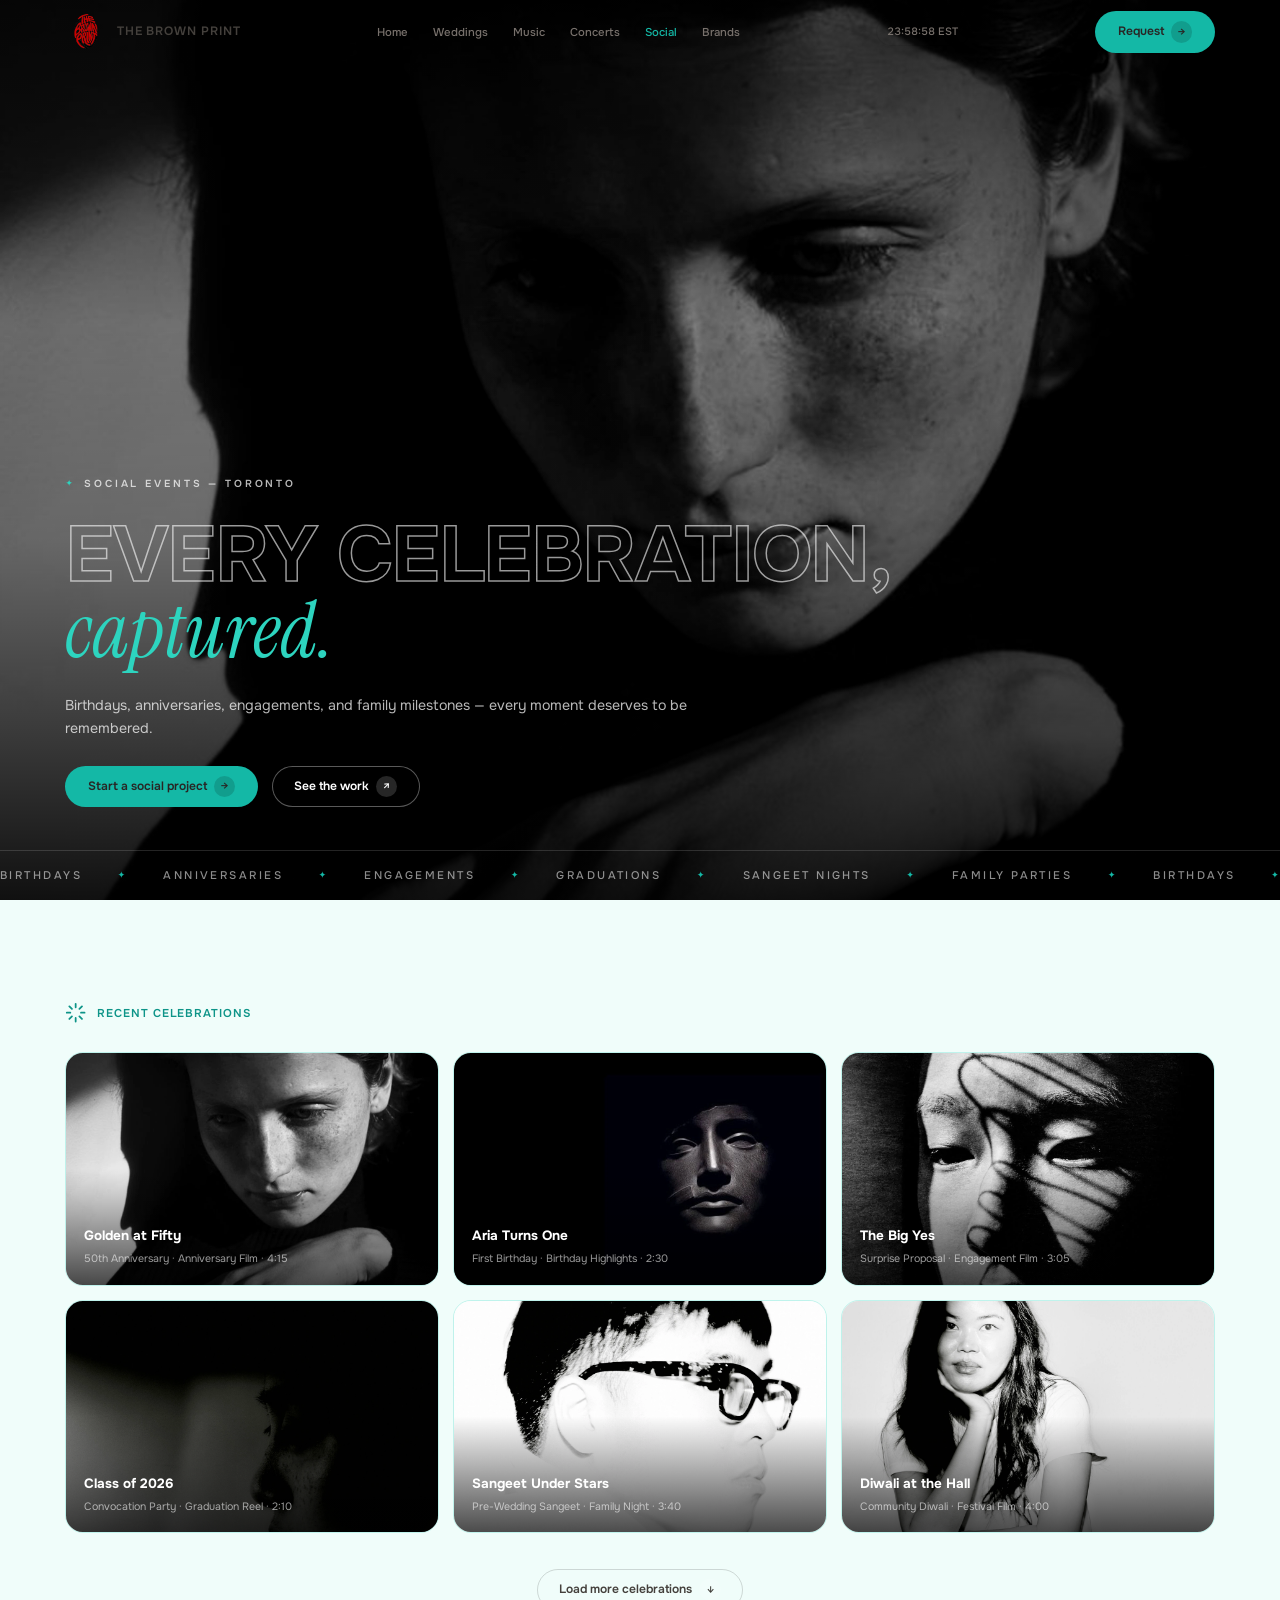
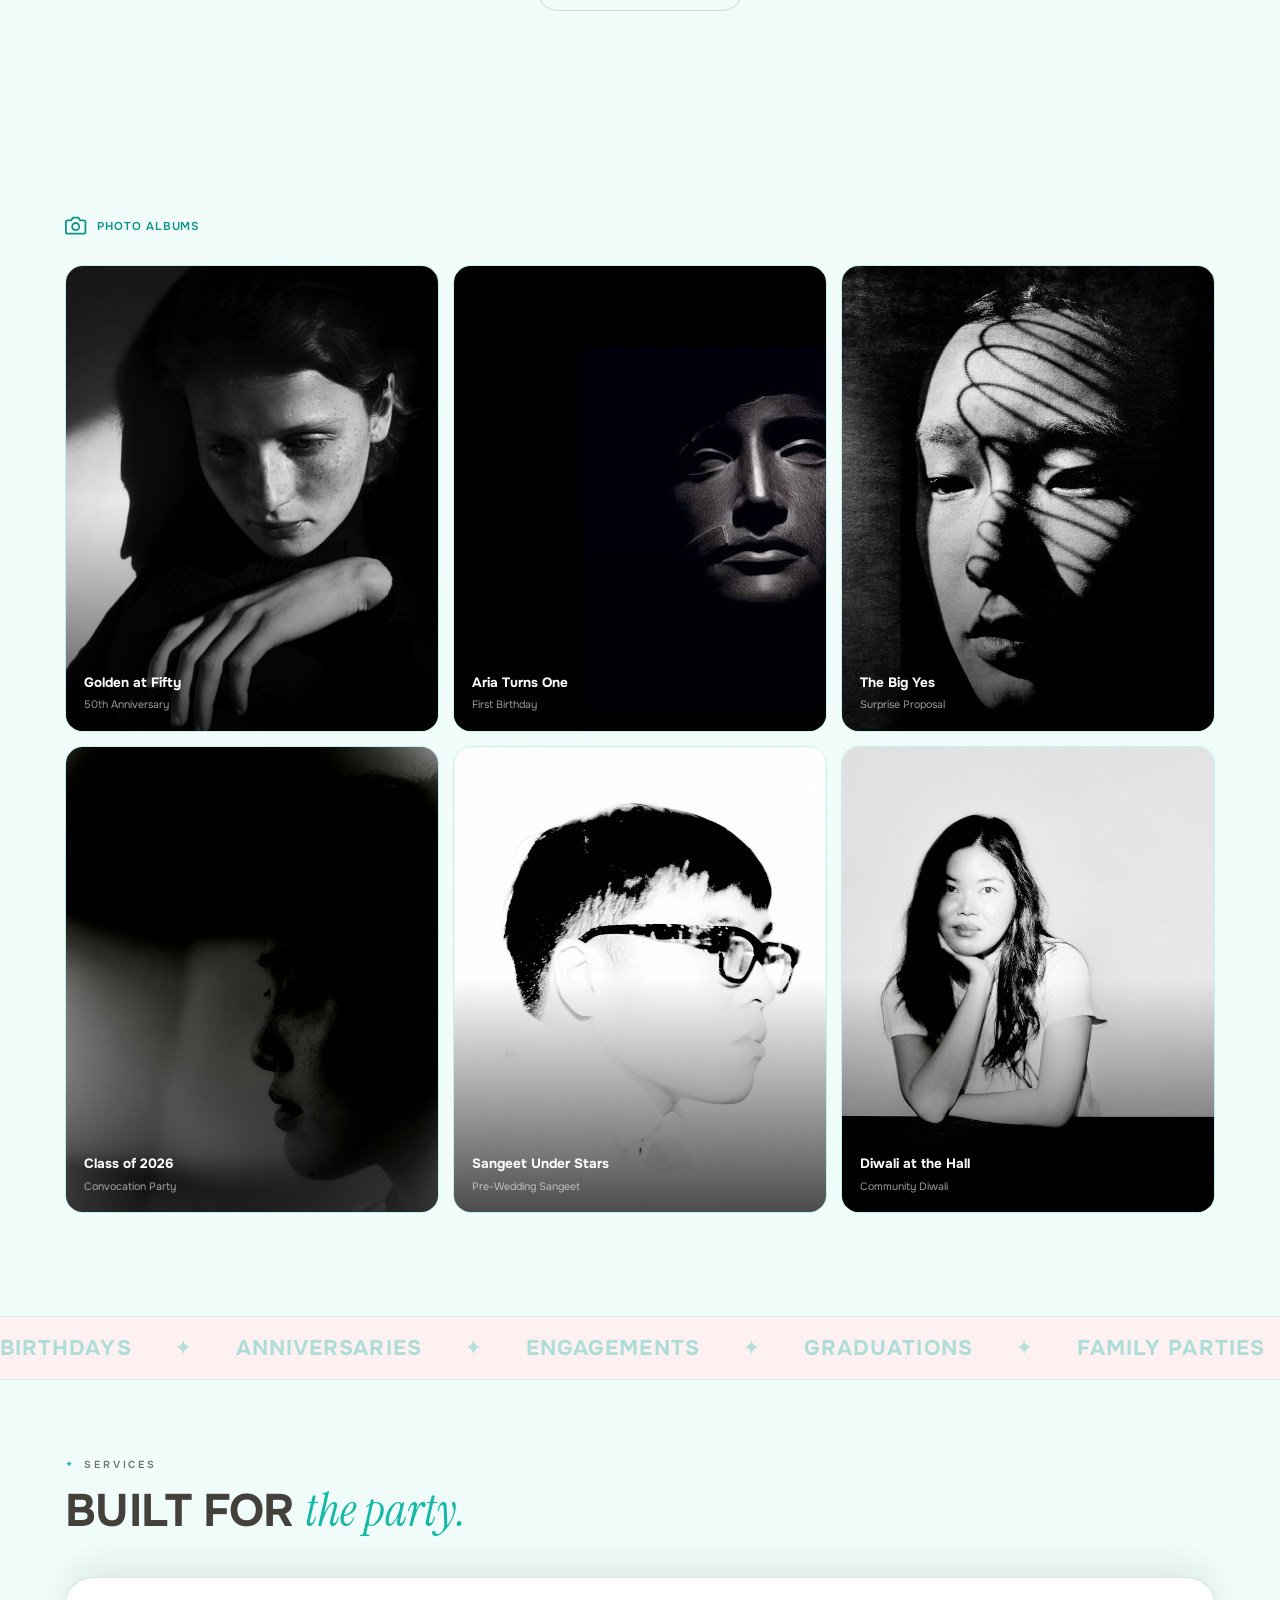
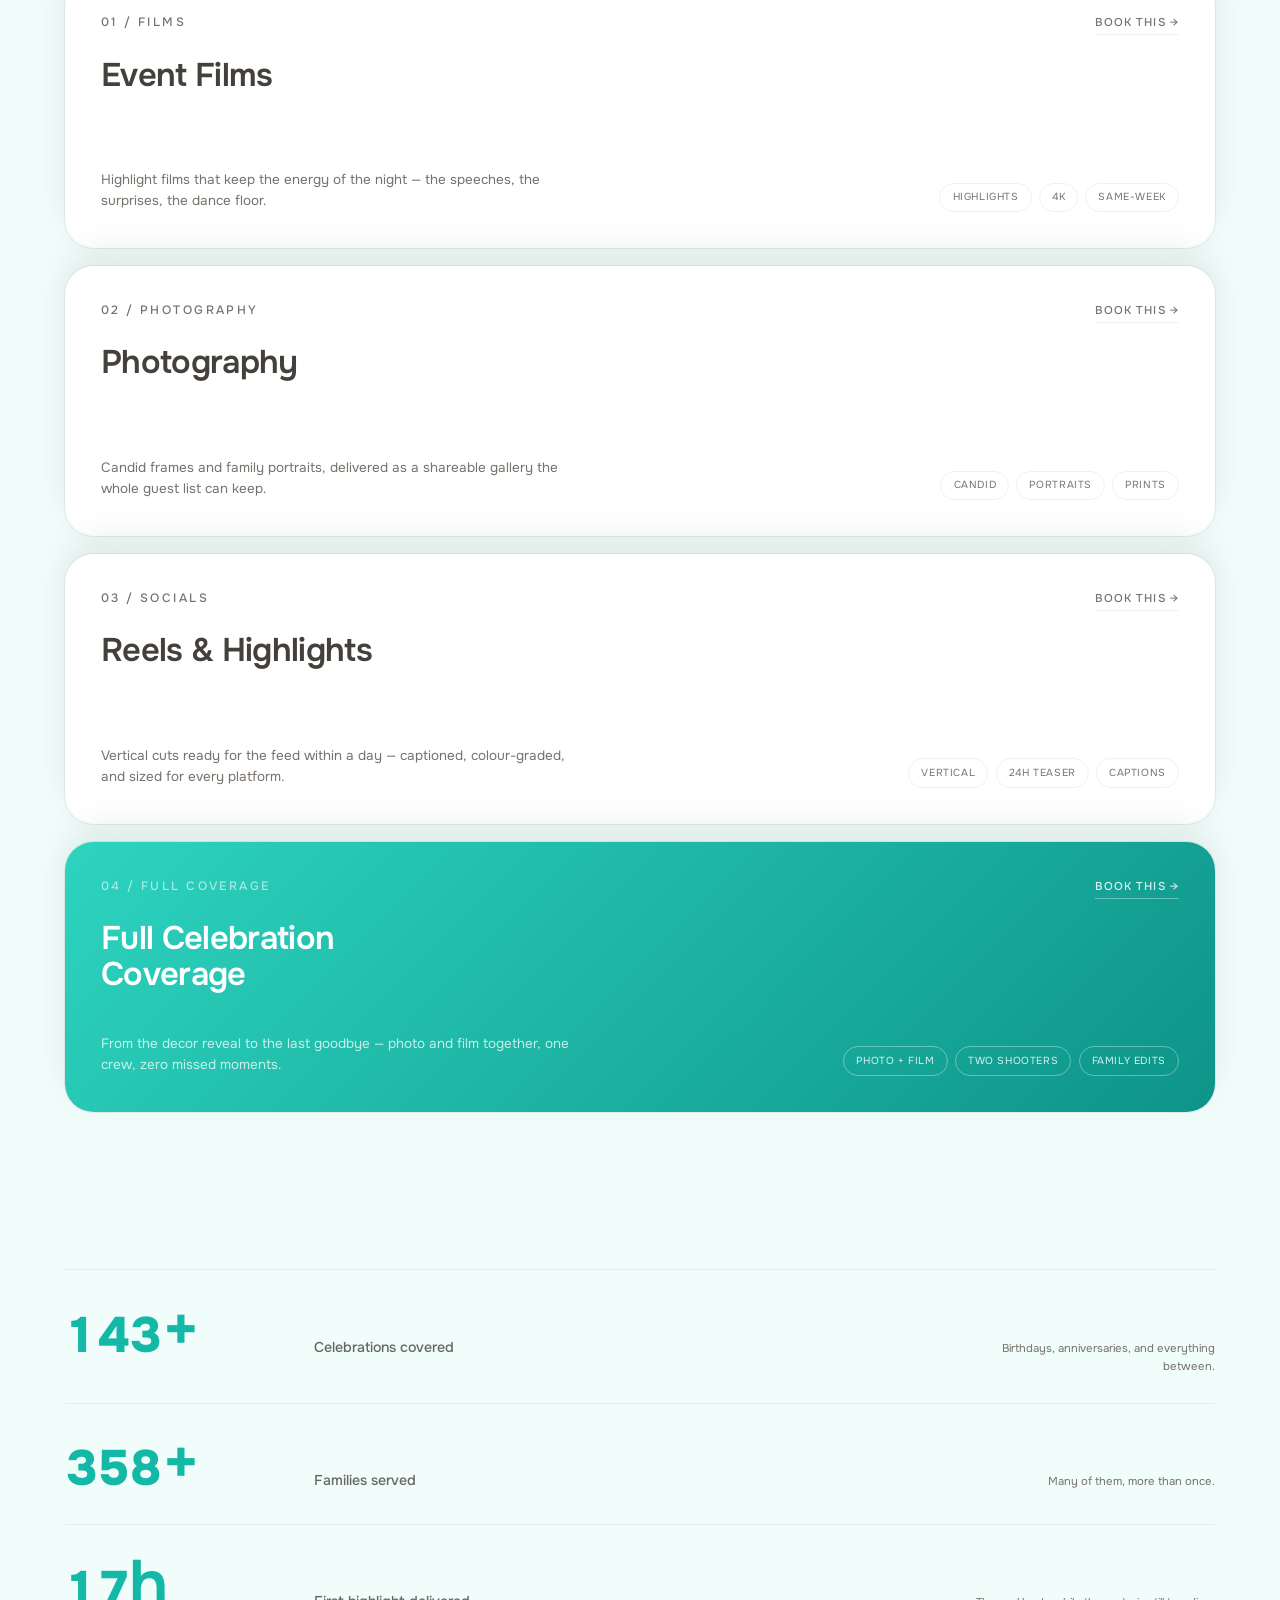
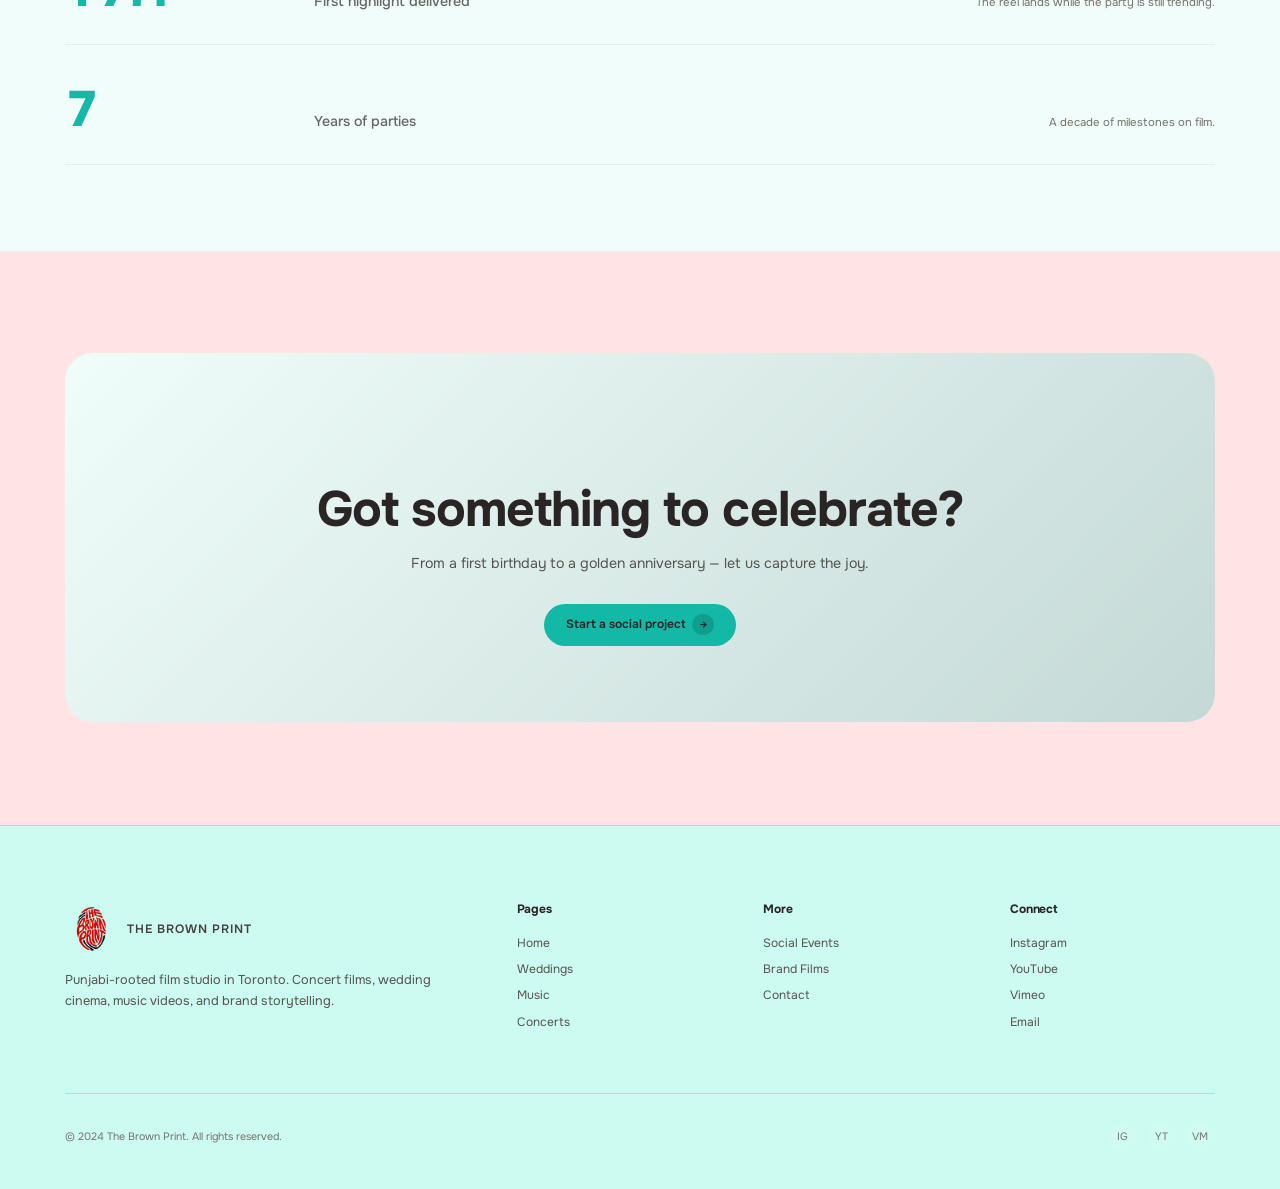
<file: social.html>
<!DOCTYPE html>
<html lang="en" data-theme="social">
<head>
  <meta charset="UTF-8">
  <meta name="viewport" content="width=device-width, initial-scale=1.0">
  <title>Social Events — The Brown Print</title>
  <meta name="description" content="Birthdays, anniversaries, engagements, and family milestones captured in Toronto.">
  <link rel="preconnect" href="https://fonts.googleapis.com">
  <link rel="preconnect" href="https://fonts.gstatic.com" crossorigin>
  <link href="https://fonts.googleapis.com/css2?family=Onest:wght@400;500;600;700;800&family=Instrument+Serif:ital@0;1&display=swap" rel="stylesheet">
  <link rel="stylesheet" href="css/base.css">
  <link rel="stylesheet" href="css/components.css">
  <link rel="stylesheet" href="css/animations.css">
  <link rel="stylesheet" href="css/pages/home.css">
  <link rel="stylesheet" href="css/pages/social.css">
  <link rel="icon" type="image/svg+xml" href="data:image/svg+xml,<svg xmlns='http://www.w3.org/2000/svg' viewBox='0 0 100 100'><text y='.9em' font-size='90'>🎉</text></svg>">
</head>
<body>

  <!-- HEADER -->
  <header class="header">
    <div class="shell header__inner">
      <a href="index.html" class="header__logo">
        <img src="media/tbp-logo.png" alt="The Brown Print logo" class="logo-img">
        <span class="header__logo-text">The Brown Print</span>
      </a>
      <nav class="header__nav">
        <a href="index.html" class="header__link">Home</a>
        <a href="wedding.html" class="header__link">Weddings</a>
        <a href="music.html" class="header__link">Music</a>
        <a href="concerts.html" class="header__link">Concerts</a>
        <a href="social.html" class="header__link active">Social</a>
        <a href="brands.html" class="header__link">Brands</a>
      </nav>
      <div class="header__clock">00:00:00 EST</div>
      <div class="header__cta"><button class="btn btn--accent" data-modal-open>Request <span class="btn__arrow">→</span></button></div>
      <button class="header__menu-btn" aria-label="Menu"><span></span></button>
    </div>
  </header>

  <!-- MOBILE NAV -->
  <div class="nav-overlay">
    <button class="nav-overlay__close" aria-label="Close menu">✕</button>
    <a href="index.html" class="nav-overlay__link">Home</a>
    <a href="wedding.html" class="nav-overlay__link">Weddings</a>
    <a href="music.html" class="nav-overlay__link">Music</a>
    <a href="concerts.html" class="nav-overlay__link">Concerts</a>
    <a href="social.html" class="nav-overlay__link active">Social</a>
    <a href="brands.html" class="nav-overlay__link">Brands</a>
  </div>

  <!-- HERO -->
  <section class="lhero">
    <div class="lhero__media"><img src="media/social/social-1.webp" alt="Family celebrating together at a golden anniversary" fetchpriority="high"></div>
    <div class="lhero__vignette" aria-hidden="true"></div>
    <div class="lhero__body shell">
      <div class="hero-copy">
        <p class="hero-copy__eyebrow hero-entrance" data-delay="200">Social Events — Toronto</p>
        <h1 class="hero-entrance" data-delay="250"><span class="outline-txt">Every celebration,</span><br><span class="serif-accent">captured.</span></h1>
        <p class="hero-entrance" data-delay="400">Birthdays, anniversaries, engagements, and family milestones — every moment deserves to be remembered.</p>
        <div class="hero-copy__ctas hero-entrance" data-delay="500">
          <button class="btn btn--accent" data-modal-open>Start a social project <span class="btn__arrow">→</span></button>
          <a class="btn btn--hero-ghost" href="#work">See the work <span class="btn__arrow">↗</span></a>
        </div>
      </div>
    </div>
    <div class="lhero__tick hero-entrance" data-delay="600" aria-hidden="true">
      <div class="lhero__tick-track">
        <span>Birthdays <i class="sep">✦</i> Anniversaries <i class="sep">✦</i> Engagements <i class="sep">✦</i> Graduations <i class="sep">✦</i> Sangeet Nights <i class="sep">✦</i> Family Parties <i class="sep">✦</i></span>
        <span>Birthdays <i class="sep">✦</i> Anniversaries <i class="sep">✦</i> Engagements <i class="sep">✦</i> Graduations <i class="sep">✦</i> Sangeet Nights <i class="sep">✦</i> Family Parties <i class="sep">✦</i></span>
      </div>
    </div>
  </section>

  <!-- EVENTS GRID -->
  <section class="soc-section" id="work">
    <div class="shell">
      <div class="soc-section__header reveal">
        <svg class="soc-section__icon" viewBox="0 0 24 24" fill="none" stroke="currentColor" stroke-width="2" stroke-linecap="round"><path d="M12 2v4m0 12v4M4.93 4.93l2.83 2.83m8.48 8.48l2.83 2.83M2 12h4m12 0h4M4.93 19.07l2.83-2.83m8.48-8.48l2.83-2.83"/></svg>
        <span class="soc-section__label">Recent Celebrations</span>
      </div>
      <div id="socialGrid" class="work-grid work-grid--uniform reveal-stagger"></div>
      <div class="grid-loadmore"><button class="btn btn--outline" id="socialMore">Load more celebrations <span class="btn__arrow">↓</span></button></div>
    </div>
  </section>

  <!-- PHOTO ALBUMS -->
  <section class="soc-section">
    <div class="shell">
      <div class="soc-section__header reveal">
        <svg class="soc-section__icon" viewBox="0 0 24 24" fill="none" stroke="currentColor" stroke-width="2" stroke-linecap="round"><path d="M23 19a2 2 0 0 1-2 2H3a2 2 0 0 1-2-2V8a2 2 0 0 1 2-2h4l2-3h6l2 3h4a2 2 0 0 1 2 2z"/><circle cx="12" cy="13" r="4"/></svg>
        <span class="soc-section__label">Photo Albums</span>
      </div>
      <div id="socialPhotos" class="work-grid work-grid--photos reveal-stagger"></div>
    </div>
  </section>

  <!-- CONFETTI MARQUEE -->
  <div class="marquee soc-confetti">
    <div class="marquee__track">
      <span class="marquee__item">Birthdays</span><span class="marquee__item marquee__sep">✦</span>
      <span class="marquee__item">Anniversaries</span><span class="marquee__item marquee__sep">✦</span>
      <span class="marquee__item">Engagements</span><span class="marquee__item marquee__sep">✦</span>
      <span class="marquee__item">Graduations</span><span class="marquee__item marquee__sep">✦</span>
      <span class="marquee__item">Family Parties</span><span class="marquee__item marquee__sep">✦</span>
      <span class="marquee__item">Birthdays</span><span class="marquee__item marquee__sep">✦</span>
      <span class="marquee__item">Anniversaries</span><span class="marquee__item marquee__sep">✦</span>
      <span class="marquee__item">Engagements</span><span class="marquee__item marquee__sep">✦</span>
      <span class="marquee__item">Graduations</span><span class="marquee__item marquee__sep">✦</span>
      <span class="marquee__item">Family Parties</span><span class="marquee__item marquee__sep">✦</span>
    </div>
  </div>

  <!-- SERVICES -->
  <section class="lsvc">
    <div class="shell">
      <div class="lsvc__head">
        <p class="s-eyebrow reveal">Services</p>
        <h2 class="reveal" style="transition-delay:100ms;">Built for <span class="serif-accent">the party.</span></h2>
      </div>
      <div class="lsvc__stack">
        <article class="lsvc__card">
          <div class="lsvc__top"><span class="lsvc__no">01 / FILMS</span><button class="lsvc__cta" data-modal-open>Book this →</button></div>
          <h3>Event Films</h3>
          <div class="lsvc__body">
            <p class="lsvc__desc">Highlight films that keep the energy of the night — the speeches, the surprises, the dance floor.</p>
            <div class="lsvc__tags"><span>Highlights</span><span>4K</span><span>Same-week</span></div>
          </div>
        </article>
        <article class="lsvc__card">
          <div class="lsvc__top"><span class="lsvc__no">02 / PHOTOGRAPHY</span><button class="lsvc__cta" data-modal-open>Book this →</button></div>
          <h3>Photography</h3>
          <div class="lsvc__body">
            <p class="lsvc__desc">Candid frames and family portraits, delivered as a shareable gallery the whole guest list can keep.</p>
            <div class="lsvc__tags"><span>Candid</span><span>Portraits</span><span>Prints</span></div>
          </div>
        </article>
        <article class="lsvc__card">
          <div class="lsvc__top"><span class="lsvc__no">03 / SOCIALS</span><button class="lsvc__cta" data-modal-open>Book this →</button></div>
          <h3>Reels &amp; Highlights</h3>
          <div class="lsvc__body">
            <p class="lsvc__desc">Vertical cuts ready for the feed within a day — captioned, colour-graded, and sized for every platform.</p>
            <div class="lsvc__tags"><span>Vertical</span><span>24h teaser</span><span>Captions</span></div>
          </div>
        </article>
        <article class="lsvc__card">
          <div class="lsvc__top"><span class="lsvc__no">04 / FULL COVERAGE</span><button class="lsvc__cta" data-modal-open>Book this →</button></div>
          <h3>Full Celebration Coverage</h3>
          <div class="lsvc__body">
            <p class="lsvc__desc">From the decor reveal to the last goodbye — photo and film together, one crew, zero missed moments.</p>
            <div class="lsvc__tags"><span>Photo + film</span><span>Two shooters</span><span>Family edits</span></div>
          </div>
        </article>
      </div>
    </div>
  </section>

  <!-- STATS -->
  <section class="lstats">
    <div class="shell">
      <p class="s-eyebrow reveal">By the numbers</p>
      <div class="lstat-row reveal">
        <div class="n"><span class="stat__number" data-target="200">0</span><em>+</em></div>
        <p class="lb">Celebrations covered</p>
        <p class="ds">Birthdays, anniversaries, and everything between.</p>
      </div>
      <div class="lstat-row reveal">
        <div class="n"><span class="stat__number" data-target="500">0</span><em>+</em></div>
        <p class="lb">Families served</p>
        <p class="ds">Many of them, more than once.</p>
      </div>
      <div class="lstat-row reveal">
        <div class="n"><span class="stat__number" data-target="24">0</span><em>h</em></div>
        <p class="lb">First highlight delivered</p>
        <p class="ds">The reel lands while the party is still trending.</p>
      </div>
      <div class="lstat-row reveal">
        <div class="n"><span class="stat__number" data-target="10">0</span></div>
        <p class="lb">Years of parties</p>
        <p class="ds">A decade of milestones on film.</p>
      </div>
    </div>
  </section>

  <!-- CTA -->
  <section class="cta-section soc-cta">
    <div class="shell">
      <div class="cta-section__inner reveal">
        <svg width="32" height="32" viewBox="0 0 24 24" fill="#14b8a6" style="margin-bottom:1rem;"><path d="M12 2v4m0 12v4M4.93 4.93l2.83 2.83m8.48 8.48l2.83 2.83M2 12h4m12 0h4M4.93 19.07l2.83-2.83m8.48-8.48l2.83-2.83"/></svg>
        <h2 class="cta-section__heading">Got something to celebrate?</h2>
        <p class="cta-section__text">From a first birthday to a golden anniversary — let us capture the joy.</p>
        <button class="btn btn--accent" data-modal-open>Start a social project <span class="btn__arrow">→</span></button>
      </div>
    </div>
  </section>

  <!-- FOOTER -->
  <footer class="footer">
    <div class="shell">
      <div class="footer__top">
        <div class="footer__brand">
          <a href="index.html" class="header__logo"><img src="media/tbp-logo.png" alt="The Brown Print logo" class="logo-img"><span class="header__logo-text">The Brown Print</span></a>
          <p>Punjabi-rooted film studio in Toronto. Concert films, wedding cinema, music videos, and brand storytelling.</p>
        </div>
        <div class="footer__col"><h4>Pages</h4><a href="index.html">Home</a><a href="wedding.html">Weddings</a><a href="music.html">Music</a><a href="concerts.html">Concerts</a></div>
        <div class="footer__col"><h4>More</h4><a href="social.html">Social Events</a><a href="brands.html">Brand Films</a><a href="#" data-modal-open>Contact</a></div>
        <div class="footer__col"><h4>Connect</h4><a href="#">Instagram</a><a href="#">YouTube</a><a href="#">Vimeo</a><a href="mailto:hello@thebrownprint.ca">Email</a></div>
      </div>
      <div class="footer__bottom"><p>&copy; 2024 The Brown Print. All rights reserved.</p><div class="footer__socials"><a href="#" aria-label="Instagram">IG</a><a href="#" aria-label="YouTube">YT</a><a href="#" aria-label="Vimeo">VM</a></div></div>
    </div>
  </footer>

  <!-- MODAL -->
  <div class="modal-backdrop">
    <div class="modal-panel">
      <button class="modal-panel__close" aria-label="Close">✕</button>
      <h3>Start a project</h3>
      <p class="subtitle">Tell us about your vision and we'll get back to you within 24 hours.</p>
      <form>
        <div class="modal-field"><label for="modal-name">Name</label><input type="text" id="modal-name" name="name" placeholder="Your name" required></div>
        <div class="modal-field"><label for="modal-email">Email</label><input type="email" id="modal-email" name="email" placeholder="you@email.com" required></div>
        <div class="modal-field"><label for="modal-project">Project details</label><textarea id="modal-project" name="project" placeholder="Tell us about your event..." rows="4"></textarea></div>
        <button type="submit" class="btn btn--accent">Send inquiry <span class="btn__arrow">→</span></button>
      </form>
      <div class="modal-success" style="display:none;"><h3>Message sent!</h3><p>We'll get back to you within 24 hours.</p></div>
    </div>
  </div>

  <!-- SCRIPTS -->
  <script src="content.js"></script>
  <script src="js/app.js"></script>
  <script src="js/loader.js"></script>
  <script src="js/nav.js"></script>
  <script src="js/reveals.js"></script>
  <script src="js/player.js"></script>
  <script src="js/album.js"></script>
  <script src="js/modal.js"></script>
  <script src="js/cards.js"></script>
  <script>
    document.addEventListener('DOMContentLoaded', () => {
      TBP.initAdaptiveGrid();
      TBP.initLenis();
      TBPLoader.init();
      TBPLoader.interceptLinks();
      TBPNav.init();
      TBPReveals.init();
      TBPCards.init();
      TBPModal.init();

      // === CELEBRATIONS — uniform cards, Load more, browsable player (wedding-style) ===
      const fadeInImgs = (scope) => {
        scope.querySelectorAll('img').forEach(img => {
          if (img.complete && img.naturalWidth > 0) { img.classList.add('loaded'); return; }
          img.addEventListener('load', () => img.classList.add('loaded'), { once: true });
          img.addEventListener('error', () => img.classList.add('loaded'), { once: true });
        });
      };
      const INITIAL_VISIBLE = 6;
      const grid = document.getElementById('socialGrid');
      const gridMore = document.getElementById('socialMore');
      let shown = 0;

      function renderMore() {
        const items = CONTENT.social.slice(shown, shown + INITIAL_VISIBLE);
        grid.insertAdjacentHTML('beforeend', items.map((item, k) => `
          <div class="work-card" data-video-index="${shown + k}">
            <img src="${item.poster}" alt="${item.title}" loading="lazy">
            <div class="work-card__shade"></div>
            <div class="work-card__info">
              <div class="work-card__title">${item.title}</div>
              <div class="work-card__sub">${item.event} · ${item.sub}</div>
            </div>
            <div class="work-card__play">▶</div>
          </div>
        `).join(''));
        shown += items.length;
        grid.querySelectorAll('.work-card[data-video-index]:not([data-bound])').forEach(card => {
          card.dataset.bound = '1';
          card.addEventListener('click', () => {
            const idx = parseInt(card.dataset.videoIndex);
            const item = CONTENT.social[idx];
            if (item && item.videoSrc) VideoPlayer.open(item, CONTENT.social, idx);
          });
        });
        fadeInImgs(grid);
        if (gridMore && shown >= CONTENT.social.length) gridMore.parentElement.style.display = 'none';
      }
      if (grid && CONTENT.social) {
        renderMore();
        if (gridMore) gridMore.addEventListener('click', renderMore);
      }

      // === PHOTO ALBUMS — each card opens its own album (wedding-style) ===
      const photosGrid = document.getElementById('socialPhotos');
      if (photosGrid && CONTENT.socialPhotos) {
        photosGrid.innerHTML = CONTENT.socialPhotos.map((item, i) => `
          <div class="work-card" data-album-index="${i}">
            <img src="${item.src}" alt="${item.title}" loading="lazy">
            <div class="work-card__shade"></div>
            <div class="work-card__info">
              <div class="work-card__title">${item.title}</div>
              <div class="work-card__sub">${item.sub}</div>
            </div>
          </div>
        `).join('');
        photosGrid.querySelectorAll('.work-card[data-album-index]').forEach(card => {
          card.addEventListener('click', () => {
            const it = CONTENT.socialPhotos[parseInt(card.dataset.albumIndex)];
            if (!it) return;
            const photos = (it.album && it.album.length) ? it.album : [{ src: it.src, caption: it.sub }];
            PhotoAlbum.open(photos.map(p => ({ src: p.src, title: it.title, sub: p.caption || it.sub })));
          });
        });
        fadeInImgs(photosGrid);
      }
      TBPReveals.init();
    });
  </script>
</body>
</html>
</file>
<file: css/base.css>
/* ============================================================
   THE BROWN PRINT v2 — base.css
   Reset, design tokens, adaptive rem grid, typography
   ============================================================ */

/* --- Reset --- */
*, *::before, *::after { box-sizing: border-box; margin: 0; padding: 0; }

html {
  -webkit-text-size-adjust: 100%;
  scroll-behavior: smooth;
  -webkit-font-smoothing: antialiased;
  -moz-osx-font-smoothing: grayscale;
}

body {
  font-family: var(--font);
  font-size: 1rem;
  line-height: 1.6;
  color: var(--fg);
  background: var(--bg);
  overflow-x: hidden;
  min-height: 100dvh;
}

img, video, canvas { display: block; max-width: 100%; }

a { color: inherit; text-decoration: none; }

button {
  font: inherit;
  color: inherit;
  background: none;
  border: none;
  cursor: pointer;
  -webkit-tap-highlight-color: transparent;
}

ul, ol { list-style: none; }

input, textarea { font: inherit; }

::-webkit-scrollbar { width: 8px; }
::-webkit-scrollbar-track { background: var(--bg); }
::-webkit-scrollbar-thumb { background: var(--surface-2); border-radius: 9999px; }

::selection { background: var(--accent); color: var(--ink); }

/* --- Design Tokens --- */
:root {
  /* Page surface */
  --bg: #0c0a09;
  --fg: #e7e5e4;
  --ink: #0c0a09;
  --muted: #78716c;
  --subtle: #a8a29e;
  --line: rgba(255,255,255,0.08);
  --surface: #1c1917;
  --surface-2: #292524;

  /* Accent */
  --accent: #f59e0b;
  --accent-from: #fbbf24;
  --accent-to: #d97706;
  --accent-glow: rgba(245,158,11,0.35);

  /* Radii */
  --radius-pill: 9999px;
  --radius-card: 2rem;
  --radius-card-sm: 1.25rem;
  --radius-control: 0.875rem;

  /* Layout */
  --shell: 88rem;
  --text-watermark: 11rem;

  /* Fonts */
  --font: 'Onest', system-ui, -apple-system, sans-serif;
}

/* --- Per-Theme Accent Overrides --- */
/* Home accent matches the brand logo's red-orange */
[data-theme="home"] {
  --accent: #d7282f;
  --accent-from: #ef4b52;
  --accent-to: #a81e24;
  --accent-glow: rgba(215,40,47,0.4);
}

[data-theme="wedding"] {
  --accent: #be123c;
  --accent-from: #fb7185;
  --accent-to: #9f1239;
  --accent-glow: rgba(190,18,60,0.25);
  --bg: #fff1f2;
  --fg: #44403c;
  --ink: #292524;
  --muted: #78716c;
  --subtle: #a8a29e;
  --line: rgba(0,0,0,0.06);
  --surface: #fff;
  --surface-2: #ffe4e6;
}

[data-theme="music"] {
  --accent: #8b5cf6;
  --accent-from: #a78bfa;
  --accent-to: #7c3aed;
  --accent-glow: rgba(139,92,246,0.35);
}

[data-theme="concerts"] {
  --accent: #f97316;
  --accent-from: #fb923c;
  --accent-to: #ea580c;
  --accent-glow: rgba(249,115,22,0.35);
}

[data-theme="social"] {
  --accent: #14b8a6;
  --accent-from: #2dd4bf;
  --accent-to: #0d9488;
  --accent-glow: rgba(20,184,166,0.25);
  --bg: #f0fdfa;
  --fg: #44403c;
  --ink: #292524;
  --muted: #78716c;
  --subtle: #a8a29e;
  --line: rgba(0,0,0,0.06);
  --surface: #fff;
  --surface-2: #ccfbf1;
}

[data-theme="brands"] {
  --accent: #c79a3f;
  --accent-from: #d4b25f;
  --accent-to: #a37e2c;
  --accent-glow: rgba(199,154,63,0.35);
}

/* --- Adaptive Rem Grid (Lumora-style) --- */
@media (min-width: 1441px) {
  html { font-size: clamp(16px, 0.83333vw, 20px); }
}
@media (max-width: 1440px) {
  html { font-size: clamp(14px, 1.11111vw, 16px); }
}
@media (max-width: 1024px) {
  html { font-size: clamp(13px, 1.5625vw, 16px); }
}
@media (max-width: 640px) {
  html { font-size: clamp(12px, 4.44444vw, 16px); }
}

/* Ultra-wide scale-up (applied via JS) */
html.scaled-up { font-size: calc(1px * var(--scale, 1)); }

/* --- Shell --- */
.shell {
  width: min(100%, var(--shell));
  margin-inline: auto;
  padding-inline: clamp(1rem, 4vw, 4rem);
}

/* --- Typography --- */
h1, h2, h3, h4, h5, h6 {
  font-weight: 600;
  line-height: 1.1;
  letter-spacing: -0.02em;
}

h1 { font-size: clamp(2.5rem, 5vw + 1rem, 6rem); }
h2 { font-size: clamp(2rem, 3vw + 0.5rem, 4rem); }
h3 { font-size: clamp(1.25rem, 1.5vw + 0.5rem, 2rem); }

p {
  line-height: 1.65;
  color: var(--muted);
}

/* --- Watermark Text --- */
.watermark {
  font-size: var(--text-watermark);
  font-weight: 800;
  line-height: 0.85;
  color: rgba(255,255,255,0.04);
  text-transform: uppercase;
  pointer-events: none;
  user-select: none;
  letter-spacing: -0.04em;
}

[data-theme="wedding"] .watermark,
[data-theme="social"] .watermark {
  color: rgba(0,0,0,0.04);
}

/* --- Utility Classes --- */
.sr-only {
  position: absolute;
  width: 1px;
  height: 1px;
  padding: 0;
  margin: -1px;
  overflow: hidden;
  clip: rect(0,0,0,0);
  border: 0;
}

.no-scroll { overflow: hidden !important; }

/* --- Reduced Motion --- */
@media (prefers-reduced-motion: reduce) {
  *, *::before, *::after {
    animation-duration: 0.01ms !important;
    animation-iteration-count: 1 !important;
    transition-duration: 0.01ms !important;
    scroll-behavior: auto !important;
  }
}
</file>
<file: css/components.css>
/* ============================================================
   THE BROWN PRINT v2 — components.css
   Glassmorphism, header, footer, buttons, cards, modal, loader
   ============================================================ */

/* ---------- GLASS ---------- */
.glass {
  background: rgba(var(--ink-rgb, 12,10,9), 0.42);
  border: 1px solid rgba(255,255,255, 0.08);
  border-radius: 20px;
  backdrop-filter: blur(20px) saturate(180%);
  -webkit-backdrop-filter: blur(20px) saturate(180%);
  box-shadow: 0 24px 60px rgba(0,0,0,0.5), inset 0 1px 0 rgba(255,255,255,0.12);
}

@supports not (backdrop-filter: blur(1px)) {
  .glass {
    background: rgba(var(--ink-rgb, 12,10,9), 0.92);
  }
}

[data-theme="wedding"] .glass,
[data-theme="social"] .glass {
  background: rgba(255,255,255, 0.6);
  border-color: var(--line);
  box-shadow: 0 24px 60px rgba(0,0,0,0.08), inset 0 1px 0 rgba(255,255,255,0.8);
}

/* ---------- PAGE LOADER ---------- */
.page-loader {
  position: fixed;
  inset: 0;
  z-index: 9999;
  display: flex;
  align-items: center;
  justify-content: center;
  background: var(--bg);
  transition: transform 0.6s cubic-bezier(0.22, 1, 0.36, 1);
}

.page-loader.done {
  transform: translateY(-100%);
  pointer-events: none;
}

.page-loader__counter {
  font-size: clamp(3rem, 8vw, 8rem);
  font-weight: 700;
  color: var(--fg);
  letter-spacing: -0.04em;
  font-variant-numeric: tabular-nums;
}

/* Filmstrip wipe panels */
.filmstrip-wipe {
  position: fixed;
  inset: 0;
  z-index: 9998;
  display: flex;
  pointer-events: none;
}

.filmstrip-wipe__panel {
  flex: 1;
  background: var(--ink);
  transform: scaleY(0);
  transform-origin: bottom;
}

/* Leaving page: panels rise and STAY covering until the next page loads */
.filmstrip-wipe.cover .filmstrip-wipe__panel {
  animation: panelCover 0.5s cubic-bezier(0.22, 1, 0.36, 1) forwards;
}

.filmstrip-wipe.cover .filmstrip-wipe__panel:nth-child(1) { animation-delay: 0s; }
.filmstrip-wipe.cover .filmstrip-wipe__panel:nth-child(2) { animation-delay: 0.05s; }
.filmstrip-wipe.cover .filmstrip-wipe__panel:nth-child(3) { animation-delay: 0.1s; }
.filmstrip-wipe.cover .filmstrip-wipe__panel:nth-child(4) { animation-delay: 0.15s; }
.filmstrip-wipe.cover .filmstrip-wipe__panel:nth-child(5) { animation-delay: 0.2s; }

/* Arriving page: panels start covering, then peel away to reveal it */
.filmstrip-wipe.uncover .filmstrip-wipe__panel {
  transform: scaleY(1);
  transform-origin: top;
  animation: panelUncover 0.55s cubic-bezier(0.22, 1, 0.36, 1) forwards;
}

.filmstrip-wipe.uncover .filmstrip-wipe__panel:nth-child(1) { animation-delay: 0.05s; }
.filmstrip-wipe.uncover .filmstrip-wipe__panel:nth-child(2) { animation-delay: 0.1s; }
.filmstrip-wipe.uncover .filmstrip-wipe__panel:nth-child(3) { animation-delay: 0.15s; }
.filmstrip-wipe.uncover .filmstrip-wipe__panel:nth-child(4) { animation-delay: 0.2s; }
.filmstrip-wipe.uncover .filmstrip-wipe__panel:nth-child(5) { animation-delay: 0.25s; }

@keyframes panelCover {
  to { transform: scaleY(1); }
}

@keyframes panelUncover {
  to { transform: scaleY(0); }
}

/* ---------- HEADER / NAV ---------- */
.header {
  position: fixed;
  top: 0;
  left: 0;
  right: 0;
  z-index: 100;
  padding: 0.75rem 0;
  transition: background 0.3s, border-color 0.3s, backdrop-filter 0.3s, -webkit-backdrop-filter 0.3s;
}

.header.scrolled {
  background: rgba(var(--ink-rgb, 12,10,9), 0.85);
  border-bottom: 1px solid var(--line);
  backdrop-filter: blur(20px) saturate(180%);
  -webkit-backdrop-filter: blur(20px) saturate(180%);
}

[data-theme="wedding"].header.scrolled,
[data-theme="social"].header.scrolled {
  background: rgba(255,255,255, 0.85);
}

.header__inner {
  display: flex;
  align-items: center;
  justify-content: space-between;
  gap: 1rem;
}

.header__logo {
  display: flex;
  align-items: center;
  gap: 0.6rem;
  transition: transform 0.3s cubic-bezier(0.2, 0.8, 0.2, 1);
}

.header__logo:hover { transform: scale(1.04); }

.header__logo svg { flex-shrink: 0; }

.header__logo-text {
  font-size: 0.85rem;
  font-weight: 600;
  letter-spacing: 0.08em;
  text-transform: uppercase;
}

.header__nav {
  display: flex;
  align-items: center;
  gap: 0.25rem;
}

.header__link {
  font-size: 0.8rem;
  font-weight: 500;
  color: var(--muted);
  padding: 0.4rem 0.75rem;
  border-radius: var(--radius-pill);
  transition: color 0.3s, background 0.3s, transform 0.3s cubic-bezier(0.2, 0.8, 0.2, 1);
}

.header__link:hover,
.header__link.active {
  color: var(--accent);
  background: rgba(255,255,255,0.06);
}

[data-theme="wedding"] .header__link:hover,
[data-theme="wedding"] .header__link.active,
[data-theme="social"] .header__link:hover,
[data-theme="social"] .header__link.active {
  color: var(--accent);
  background: rgba(0,0,0,0.04);
}

.header__clock {
  font-size: 0.75rem;
  font-weight: 500;
  color: var(--muted);
  padding: 0.35rem 0.75rem;
  border: 1px solid var(--line);
  border-radius: var(--radius-pill);
  font-variant-numeric: tabular-nums;
  white-space: nowrap;
}

.header__cta {
  display: inline-flex;
  align-items: center;
  gap: 0.5rem;
}

.header__menu-btn {
  display: none;
  width: 2.5rem;
  height: 2.5rem;
  align-items: center;
  justify-content: center;
  border-radius: 50%;
  border: 1px solid var(--line);
  transition: background 0.2s;
}

.header__menu-btn:hover { background: rgba(255,255,255,0.06); }

.header__menu-btn span {
  display: block;
  width: 18px;
  height: 2px;
  background: var(--fg);
  position: relative;
}

.header__menu-btn span::before,
.header__menu-btn span::after {
  content: '';
  position: absolute;
  left: 0;
  width: 100%;
  height: 2px;
  background: var(--fg);
  transition: transform 0.3s;
}

.header__menu-btn span::before { top: -6px; }
.header__menu-btn span::after { top: 6px; }

.header__menu-btn.open span { background: transparent; }
.header__menu-btn.open span::before { top: 0; transform: rotate(45deg); }
.header__menu-btn.open span::after { top: 0; transform: rotate(-45deg); }

@media (max-width: 768px) {
  .header__nav { display: none; }
  .header__clock { display: none; }
  .header__menu-btn { display: flex; }
}

/* ---------- MOBILE NAV OVERLAY ---------- */
.nav-overlay {
  position: fixed;
  inset: 0;
  z-index: 99;
  background: rgba(var(--ink-rgb, 12,10,9), 0.96);
  backdrop-filter: blur(30px);
  -webkit-backdrop-filter: blur(30px);
  display: flex;
  flex-direction: column;
  justify-content: center;
  align-items: center;
  gap: 0.5rem;
  opacity: 0;
  visibility: hidden;
  transition: opacity 0.4s, visibility 0.4s;
}

.nav-overlay.open { opacity: 1; visibility: visible; }

.nav-overlay__link {
  font-size: clamp(2rem, 6vw, 4rem);
  font-weight: 700;
  color: var(--fg);
  padding: 0.3rem 1rem;
  opacity: 0;
  transform: translateY(20px);
  transition: opacity 0.4s, transform 0.4s, color 0.3s;
}

.nav-overlay.open .nav-overlay__link {
  opacity: 1;
  transform: translateY(0);
}

.nav-overlay.open .nav-overlay__link:nth-child(1) { transition-delay: 0.1s; }
.nav-overlay.open .nav-overlay__link:nth-child(2) { transition-delay: 0.15s; }
.nav-overlay.open .nav-overlay__link:nth-child(3) { transition-delay: 0.2s; }
.nav-overlay.open .nav-overlay__link:nth-child(4) { transition-delay: 0.25s; }
.nav-overlay.open .nav-overlay__link:nth-child(5) { transition-delay: 0.3s; }
.nav-overlay.open .nav-overlay__link:nth-child(6) { transition-delay: 0.35s; }

.nav-overlay__link:hover { color: var(--accent); }

.nav-overlay__link.active { color: var(--accent); }

.nav-overlay__close {
  position: absolute;
  top: 1.5rem;
  right: 1.5rem;
  width: 3rem;
  height: 3rem;
  display: flex;
  align-items: center;
  justify-content: center;
  border-radius: 50%;
  border: 1px solid rgba(255,255,255,0.15);
  color: var(--fg);
  font-size: 1.5rem;
  transition: background 0.2s;
}

.nav-overlay__close:hover { background: rgba(255,255,255,0.08); }

/* ---------- PILL BUTTONS ---------- */
.btn {
  display: inline-flex;
  align-items: center;
  gap: 0.5rem;
  font-size: 0.85rem;
  font-weight: 600;
  padding: 0.65rem 1.5rem;
  border-radius: var(--radius-pill);
  transition: transform 0.3s cubic-bezier(0.2, 0.8, 0.2, 1), background 0.3s, color 0.3s;
  white-space: nowrap;
  cursor: pointer;
  position: relative;
  overflow: hidden;
}

.btn:hover { transform: scale(1.04); }
.btn:active { transform: scale(0.97); }

.btn--dark {
  background: #0a0a0a;
  color: #f5f5f5;
  border: 1px solid rgba(255,255,255,0.1);
}

[data-theme="wedding"] .btn--dark,
[data-theme="social"] .btn--dark {
  background: #1c1917;
  color: #fff;
}

.btn--light {
  background: #f1f0ee;
  color: #0a0a0a;
  border: 1px solid rgba(0,0,0,0.08);
}

.btn--outline {
  background: transparent;
  color: var(--fg);
  border: 1px solid var(--line);
}

[data-theme="wedding"] .btn--outline,
[data-theme="social"] .btn--outline {
  border-color: rgba(0,0,0,0.15);
}

.btn--accent {
  background: var(--accent);
  color: var(--ink);
  border: 1px solid transparent;
}

.btn--accent:hover { background: var(--accent-from); }

.btn__arrow {
  display: inline-flex;
  align-items: center;
  justify-content: center;
  width: 1.5rem;
  height: 1.5rem;
  border-radius: 50%;
  background: rgba(255,255,255,0.15);
  font-size: 0.7rem;
  transition: transform 0.3s cubic-bezier(0.2, 0.8, 0.2, 1);
}

.btn:hover .btn__arrow { transform: translate(2px, -2px); }

.btn--accent .btn__arrow {
  background: rgba(0,0,0,0.15);
}

.btn--light .btn__arrow {
  background: rgba(0,0,0,0.08);
}

/* ---------- CSS3D FLIP CARD ---------- */
.flip-card {
  perspective: 1200px;
  cursor: pointer;
}

.flip-card__inner {
  position: relative;
  width: 100%;
  height: 100%;
  transition: transform 0.6s cubic-bezier(0.2, 0.8, 0.2, 1);
  transform-style: preserve-3d;
}

.flip-card:hover .flip-card__inner,
.flip-card.flipped .flip-card__inner {
  transform: rotateY(180deg);
}

.flip-card__front,
.flip-card__back {
  position: absolute;
  inset: 0;
  border-radius: var(--radius-card);
  backface-visibility: hidden;
  -webkit-backface-visibility: hidden;
  overflow: hidden;
}

.flip-card__back {
  transform: rotateY(180deg);
}

/* ---------- PORTFOLIO CARDS (dark) ---------- */
.portfolio-card {
  position: relative;
  background: #0a0a0a;
  border-radius: var(--radius-card);
  padding: 1.5rem;
  display: flex;
  flex-direction: column;
  gap: 1rem;
  overflow: hidden;
  transition: transform 0.35s cubic-bezier(0.2, 0.8, 0.2, 1), box-shadow 0.35s;
}

.portfolio-card:hover {
  transform: translateY(-4px);
  box-shadow: 0 20px 50px rgba(0,0,0,0.4);
}

.portfolio-card__badge {
  display: flex;
  justify-content: space-between;
  align-items: flex-start;
}

.portfolio-card__category {
  font-size: 0.7rem;
  font-weight: 600;
  text-transform: uppercase;
  letter-spacing: 0.1em;
  color: var(--muted);
}

.portfolio-card__arrow {
  width: 2rem;
  height: 2rem;
  display: flex;
  align-items: center;
  justify-content: center;
  border-radius: 50%;
  background: rgba(255,255,255,0.06);
  color: var(--fg);
  transition: transform 0.3s cubic-bezier(0.2, 0.8, 0.2, 1), background 0.3s;
}

.portfolio-card:hover .portfolio-card__arrow {
  transform: translate(3px, -3px);
  background: var(--accent);
  color: var(--ink);
}

.portfolio-card__watermark {
  position: absolute;
  top: 50%;
  left: 50%;
  transform: translate(-50%, -50%);
  opacity: 0.03;
  font-size: 5rem;
  font-weight: 800;
  color: var(--fg);
  pointer-events: none;
}

.portfolio-card__title {
  font-size: 1.25rem;
  font-weight: 700;
  margin-top: auto;
}

.portfolio-card__desc {
  font-size: 0.85rem;
  color: var(--muted);
  line-height: 1.5;
}

.portfolio-card__tags {
  display: flex;
  flex-wrap: wrap;
  gap: 0.4rem;
  margin-top: 0.5rem;
}

.portfolio-card__tag {
  font-size: 0.65rem;
  font-weight: 600;
  padding: 0.3rem 0.65rem;
  border-radius: var(--radius-pill);
  background: rgba(255,255,255,0.06);
  color: var(--muted);
  border: 1px solid rgba(255,255,255,0.06);
}

/* ---------- SERVICES LIST ---------- */
.services-list {
  display: flex;
  flex-direction: column;
}

.service-row {
  display: grid;
  grid-template-columns: 3rem 1fr auto;
  align-items: center;
  gap: 1.5rem;
  padding: 1.5rem 0;
  border-bottom: 1px solid var(--line);
  cursor: pointer;
  transition: background 0.35s;
  position: relative;
}

.service-row::before {
  content: '';
  position: absolute;
  inset: 0;
  border-radius: 1rem;
  background: var(--accent-glow);
  opacity: 0;
  transition: opacity 0.35s;
}

.service-row:hover::before { opacity: 1; }

.service-row__num {
  position: relative;
  font-size: 0.8rem;
  font-weight: 600;
  color: var(--muted);
  z-index: 1;
}

.service-row__title {
  position: relative;
  font-size: clamp(1.25rem, 2vw, 1.75rem);
  font-weight: 700;
  z-index: 1;
  transition: color 0.3s;
}

.service-row:hover .service-row__title { color: var(--ink); }

.service-row__arrow {
  position: relative;
  z-index: 1;
  width: 2.5rem;
  height: 2.5rem;
  display: flex;
  align-items: center;
  justify-content: center;
  border-radius: 50%;
  background: rgba(255,255,255,0.06);
  transition: transform 0.3s cubic-bezier(0.2, 0.8, 0.2, 1), background 0.3s;
}

.service-row:hover .service-row__arrow {
  transform: translate(3px, -3px);
  background: var(--ink);
  color: var(--accent);
}

@media (max-width: 640px) {
  .service-row {
    grid-template-columns: 2rem 1fr auto;
    gap: 1rem;
  }
}

/* ---------- STATS PANEL ---------- */
.stats-panel {
  background: #0a0a0a;
  border-radius: var(--radius-card);
  padding: clamp(2rem, 4vw, 4rem);
}

.stats-grid {
  display: grid;
  grid-template-columns: repeat(4, 1fr);
  gap: 2rem;
}

.stat {
  text-align: center;
}

.stat__number {
  font-size: clamp(2rem, 4vw, 3.5rem);
  font-weight: 800;
  color: var(--accent);
  line-height: 1;
  font-variant-numeric: tabular-nums;
}

.stat__label {
  font-size: 0.8rem;
  color: var(--muted);
  margin-top: 0.5rem;
}

@media (max-width: 768px) {
  .stats-grid { grid-template-columns: repeat(2, 1fr); }
}

@media (max-width: 400px) {
  .stats-grid { grid-template-columns: 1fr; }
}

/* ---------- FOOTER ---------- */
.footer {
  border-top: 1px solid var(--line);
  padding: clamp(3rem, 6vw, 6rem) 0 clamp(1.5rem, 3vw, 3rem);
}

[data-theme="wedding"] .footer {
  border-color: #fecdd3;
}

[data-theme="social"] .footer {
  border-color: rgba(45,212,191,0.4);
}

.footer__top {
  display: grid;
  grid-template-columns: 2fr 1fr 1fr 1fr;
  gap: 3rem;
  margin-bottom: 4rem;
}

.footer__brand p {
  font-size: 0.9rem;
  color: var(--muted);
  margin-top: 1rem;
  max-width: 28rem;
}

.footer__col h4 {
  font-size: 0.85rem;
  font-weight: 700;
  margin-bottom: 1rem;
  color: var(--fg);
}

.footer__col a {
  display: block;
  font-size: 0.85rem;
  color: var(--muted);
  padding: 0.25rem 0;
  transition: color 0.2s;
}

.footer__col a:hover { color: var(--accent); }

.footer__bottom {
  display: flex;
  justify-content: space-between;
  align-items: center;
  padding-top: 2rem;
  border-top: 1px solid var(--line);
  gap: 1rem;
  flex-wrap: wrap;
}

.footer__bottom p {
  font-size: 0.75rem;
}

.footer__socials {
  display: flex;
  gap: 0.75rem;
}

.footer__socials a {
  width: 2rem;
  height: 2rem;
  display: flex;
  align-items: center;
  justify-content: center;
  border-radius: 50%;
  background: rgba(255,255,255,0.06);
  color: var(--muted);
  font-size: 0.75rem;
  transition: background 0.2s, color 0.2s;
}

.footer__socials a:hover {
  background: var(--accent);
  color: var(--ink);
}

@media (max-width: 768px) {
  .footer__top { grid-template-columns: 1fr 1fr; }
}

@media (max-width: 480px) {
  .footer__top { grid-template-columns: 1fr; }
}

/* ---------- MODAL (REQUEST FORM) ---------- */
.modal-backdrop {
  position: fixed;
  inset: 0;
  z-index: 200;
  background: rgba(0,0,0,0.6);
  backdrop-filter: blur(8px);
  -webkit-backdrop-filter: blur(8px);
  display: flex;
  align-items: center;
  justify-content: center;
  opacity: 0;
  visibility: hidden;
  transition: opacity 0.35s, visibility 0.35s;
}

.modal-backdrop.open { opacity: 1; visibility: visible; }

.modal-panel {
  width: min(90vw, 40rem);
  max-height: 90vh;
  overflow-y: auto;
  background: var(--surface);
  border: 1px solid var(--line);
  border-radius: var(--radius-card);
  padding: 2.5rem;
  transform: translateY(20px) scale(0.97);
  transition: transform 0.4s cubic-bezier(0.2, 0.8, 0.2, 1);
  position: relative;
}

.modal-backdrop.open .modal-panel {
  transform: translateY(0) scale(1);
}

.modal-panel__close {
  position: absolute;
  top: 1rem;
  right: 1rem;
  width: 2.5rem;
  height: 2.5rem;
  display: flex;
  align-items: center;
  justify-content: center;
  border-radius: 50%;
  background: rgba(255,255,255,0.06);
  color: var(--fg);
  font-size: 1.2rem;
  transition: background 0.2s;
}

.modal-panel__close:hover { background: rgba(255,255,255,0.12); }

.modal-panel h3 {
  font-size: 1.5rem;
  margin-bottom: 0.5rem;
}

.modal-panel .subtitle {
  font-size: 0.85rem;
  color: var(--muted);
  margin-bottom: 2rem;
}

.modal-field {
  margin-bottom: 1.25rem;
}

.modal-field label {
  display: block;
  font-size: 0.75rem;
  font-weight: 600;
  color: var(--subtle);
  margin-bottom: 0.4rem;
  text-transform: uppercase;
  letter-spacing: 0.06em;
}

.modal-field input,
.modal-field textarea {
  width: 100%;
  padding: 0.75rem 1rem;
  background: rgba(255,255,255,0.04);
  border: 1px solid var(--line);
  border-radius: var(--radius-control);
  color: var(--fg);
  transition: border-color 0.2s;
}

.modal-field input:focus,
.modal-field textarea:focus {
  outline: none;
  border-color: var(--accent);
}

.modal-field textarea { resize: vertical; min-height: 5rem; }

.modal-panel .btn { width: 100%; justify-content: center; margin-top: 0.5rem; }

.modal-success {
  text-align: center;
  padding: 2rem 0;
}

.modal-success h3 {
  margin-bottom: 0.5rem;
}

.modal-success p {
  font-size: 0.9rem;
  color: var(--muted);
}

/* ---------- MARQUEE / TICKER ---------- */
.marquee {
  overflow: hidden;
  white-space: nowrap;
  border-top: 1px solid var(--line);
  border-bottom: 1px solid var(--line);
  padding: 1rem 0;
}

.marquee__track {
  display: inline-flex;
  gap: 3rem;
  animation: marqueeScroll 30s linear infinite;
}

.marquee__item {
  font-size: clamp(1rem, 2vw, 1.5rem);
  font-weight: 700;
  color: rgba(255,255,255,0.08);
  text-transform: uppercase;
  letter-spacing: 0.05em;
  flex-shrink: 0;
}

[data-theme="wedding"] .marquee__item,
[data-theme="social"] .marquee__item {
  color: rgba(0,0,0,0.08);
}

.marquee__sep {
  color: var(--accent);
  opacity: 0.3;
}

@keyframes marqueeScroll {
  0% { transform: translateX(0); }
  100% { transform: translateX(-50%); }
}

/* ---------- WORK GRID ---------- */
.work-grid {
  display: grid;
  grid-template-columns: repeat(3, 1fr);
  gap: 1rem;
}

@media (max-width: 768px) {
  .work-grid { grid-template-columns: repeat(2, 1fr); gap: 0.75rem; }
}

@media (max-width: 480px) {
  .work-grid { grid-template-columns: repeat(2, 1fr); gap: 0.5rem; }
}

/* ---------- WORK CARD (video grid items) ---------- */
.work-card {
  position: relative;
  border-radius: var(--radius-card-sm);
  overflow: hidden;
  cursor: pointer;
  aspect-ratio: 3/2;
  border: 1px solid var(--line);
  transition: transform 0.35s cubic-bezier(0.2, 0.8, 0.2, 1), border-color 0.3s;
}

.work-card:hover { transform: translateY(-4px); }

.work-card.tall { aspect-ratio: 3/4; }

.work-card img {
  width: 100%;
  height: 100%;
  object-fit: cover;
  transition: opacity 0.4s;
}

.work-card img:not(.loaded) { opacity: 0; }

.work-card__shade {
  position: absolute;
  inset: 0;
  background: linear-gradient(to top, rgba(0,0,0,0.7) 0%, transparent 50%);
  z-index: 1;
}

.work-card__info {
  position: absolute;
  bottom: 0;
  left: 0;
  right: 0;
  padding: 1.25rem;
  z-index: 2;
}

.work-card__title {
  font-size: 0.95rem;
  font-weight: 700;
  color: #fff;
}

.work-card__sub {
  font-size: 0.75rem;
  color: rgba(255,255,255,0.6);
  margin-top: 0.2rem;
}

.work-card__play {
  position: absolute;
  top: 50%;
  left: 50%;
  transform: translate(-50%, -50%);
  z-index: 3;
  width: 3rem;
  height: 3rem;
  border-radius: 50%;
  background: var(--accent);
  color: var(--ink);
  display: flex;
  align-items: center;
  justify-content: center;
  opacity: 0;
  transition: opacity 0.3s, transform 0.3s cubic-bezier(0.2, 0.8, 0.2, 1);
}

.work-card:hover .work-card__play {
  opacity: 1;
  transform: translate(-50%, -50%) scale(1.1);
}

.work-card-video {
  position: absolute;
  inset: 0;
  width: 100%;
  height: 100%;
  object-fit: cover;
  z-index: 2;
  opacity: 0;
  transition: opacity 0.4s;
  pointer-events: none;
}

/* ---------- VIDEO PLAYER (from v1) ---------- */
.vp-overlay {
  position: fixed;
  inset: 0;
  z-index: 300;
  background: rgba(0,0,0,0.92);
  display: flex;
  align-items: center;
  justify-content: center;
  opacity: 0;
  visibility: hidden;
  transition: opacity 0.35s, visibility 0.35s;
}

.vp-overlay.open { opacity: 1; visibility: visible; }

.vp-shell {
  /* same card width as the photo album lightbox */
  width: min(90vw, 900px);
  position: relative;
}

.vp-close {
  position: absolute;
  top: -3rem;
  right: 0;
  color: #fff;
  opacity: 0.6;
  transition: opacity 0.2s;
}

.vp-close:hover { opacity: 1; }

.vp-frame {
  position: relative;
  border-radius: 1rem;
  overflow: hidden;
  background: #000;
}

.vp-video {
  width: 100%;
  display: block;
  height: auto;
  aspect-ratio: 16/9;
  max-height: 70vh;
  object-fit: contain;
  background: #000;
}

.vp-guard {
  position: absolute;
  inset: 0;
  z-index: 1;
}

.vp-bigplay {
  position: absolute;
  inset: 0;
  display: flex;
  align-items: center;
  justify-content: center;
  z-index: 2;
  cursor: pointer;
  transition: opacity 0.3s;
}

.vp-bigplay.hide { opacity: 0; pointer-events: none; }

.vp-bigplay-circle {
  width: 5rem;
  height: 5rem;
  border-radius: 50%;
  background: rgba(255,255,255,0.9);
  display: flex;
  align-items: center;
  justify-content: center;
  transition: transform 0.3s;
}

.vp-bigplay-circle:hover { transform: scale(1.1); }

.vp-controls {
  position: absolute;
  bottom: 0;
  left: 0;
  right: 0;
  padding: 0.75rem 1rem;
  display: flex;
  align-items: center;
  gap: 0.75rem;
  background: linear-gradient(to top, rgba(0,0,0,0.8), transparent);
  z-index: 3;
}

.vp-btn {
  color: #fff;
  opacity: 0.8;
  transition: opacity 0.2s;
}

.vp-btn:hover { opacity: 1; }

.vp-track {
  flex: 1;
  height: 4px;
  background: rgba(255,255,255,0.2);
  border-radius: 2px;
  cursor: pointer;
  position: relative;
}

.vp-fill {
  height: 100%;
  background: var(--accent);
  border-radius: 2px;
  width: 0%;
  transition: width 0.1s linear;
}

.vp-time {
  font-size: 0.75rem;
  color: rgba(255,255,255,0.7);
  font-variant-numeric: tabular-nums;
  white-space: nowrap;
}

.vp-caption {
  padding: 1rem 0;
  color: #fff;
}

.vp-caption h3 { font-size: 1.1rem; font-weight: 600; }
.vp-caption p { font-size: 0.85rem; color: rgba(255,255,255,0.5); margin-top: 0.25rem; }

/* ============================================================
   LIVE SECTIONS — concert-style hero, hero ticker, sticky
   services stack, stats ledger. Shared by wedding / music /
   social / brands. Colors derive from each page's theme tokens.
   ============================================================ */
.serif-accent { font-family: 'Instrument Serif', Georgia, serif; font-style: italic; font-weight: 400; text-transform: none; letter-spacing: 0; }

/* --- Hero --- */
.lhero {
  position: relative;
  isolation: isolate;
  overflow: hidden;
  display: flex;
  flex-direction: column;
  min-height: 100svh;
  background: #0c0a09;
  /* square corners so the ticker line runs straight edge-to-edge */
  border-radius: 0;
}
.lhero__media { position: absolute; inset: 0; z-index: 0; }
.lhero__media img { width: 100%; height: 100%; object-fit: cover; filter: brightness(0.55) contrast(1.06); }
.lhero__vignette {
  position: absolute; inset: 0; z-index: 1; pointer-events: none;
  background: linear-gradient(to bottom, rgba(0,0,0,0.55), rgba(0,0,0,0.06) 36%, rgba(0,0,0,0.2) 60%, rgba(0,0,0,0.88));
}
.lhero__body {
  position: relative; z-index: 2; flex: 1;
  display: flex; flex-direction: column; justify-content: flex-end;
  padding-top: 7rem;
}
.hero-copy { display: flex; flex-direction: column; gap: 1.75rem; padding-bottom: 3rem; }
.hero-copy__eyebrow {
  display: inline-flex; align-items: center; gap: 0.6rem;
  font-size: 0.72rem; font-weight: 600; letter-spacing: 0.28em; text-transform: uppercase;
  color: rgba(255,255,255,0.6);
}
.hero-copy__eyebrow::before { content: "✦"; color: var(--accent-from); font-size: 0.85em; }
.hero-copy h1 {
  font-size: clamp(2.75rem, 5vw + 1rem, 6rem);
  font-weight: 700; line-height: 0.96; letter-spacing: -0.02em;
  text-transform: uppercase; color: #fff;
}
.hero-copy h1 .serif-accent { color: var(--accent-from); }
.hero-copy .outline-txt { color: transparent; -webkit-text-stroke: 1.5px rgba(255,255,255,0.6); }
.hero-copy > p { max-width: 44rem; color: rgba(255,255,255,0.72); }
.hero-copy__ctas { display: flex; flex-wrap: wrap; align-items: center; gap: 0.75rem 1rem; }
.btn--hero-ghost {
  border: 1px solid rgba(255,255,255,0.35);
  background: rgba(0,0,0,0.25);
  backdrop-filter: blur(4px);
  -webkit-backdrop-filter: blur(4px);
  color: #fff;
}
.btn--hero-ghost:hover { border-color: #fff; }
.btn--hero-ghost .btn__arrow { background: rgba(255,255,255,0.15); }

/* --- Hero ticker --- */
.lhero__tick {
  position: relative; z-index: 2; overflow: hidden; white-space: nowrap;
  border-top: 1px solid rgba(255,255,255,0.14);
  padding: 1.1rem 0;
  font-size: 0.78rem; font-weight: 500; letter-spacing: 0.22em; text-transform: uppercase;
  color: rgba(255,255,255,0.55);
}
.lhero__tick-track { display: flex; width: max-content; animation: marqueeScroll 42s linear infinite; }
.lhero__tick-track > span { display: inline-flex; align-items: center; gap: 2.5rem; padding-right: 2.5rem; }
.lhero__tick .sep { color: var(--accent); font-size: 0.65rem; font-style: normal; }

/* --- Section eyebrow --- */
.s-eyebrow {
  display: inline-flex; align-items: center; gap: 0.6rem;
  font-size: 0.72rem; font-weight: 600; letter-spacing: 0.28em; text-transform: uppercase;
  color: var(--muted);
}
.s-eyebrow::before { content: "✦"; color: var(--accent); font-size: 0.85em; }

/* --- Services (sticky stack) --- */
.lsvc { padding: 5rem 0 6rem; }
.lsvc__head { margin-bottom: 3rem; }
.lsvc__head h2 {
  margin-top: 1rem;
  font-size: clamp(2.25rem, 3vw + 0.5rem, 3.75rem);
  font-weight: 700; line-height: 1; letter-spacing: -0.02em; text-transform: uppercase;
}
.lsvc__head h2 .serif-accent { color: var(--accent); }
.lsvc__stack { display: flex; flex-direction: column; gap: 1.25rem; }
.lsvc__card {
  position: sticky;
  display: flex; flex-direction: column; gap: 1.5rem;
  min-height: 19rem;
  border-radius: var(--radius-card);
  background: var(--surface);
  box-shadow: 0 0 0 1px var(--line), 0 -1.5rem 3rem rgba(0,0,0,0.18);
  padding: 1.75rem;
}
@media (min-width: 640px) { .lsvc__card { padding: 2.5rem; } }
[data-theme="wedding"] .lsvc__card,
[data-theme="social"] .lsvc__card { box-shadow: 0 0 0 1px var(--line), 0 -1rem 2.5rem rgba(0,0,0,0.08); }
.lsvc__card:nth-child(1) { top: 5.5rem; }
.lsvc__card:nth-child(2) { top: 6.75rem; }
.lsvc__card:nth-child(3) { top: 8rem; }
.lsvc__card:nth-child(4) {
  top: 9.25rem;
  background: linear-gradient(135deg, var(--accent-from), var(--accent-to));
  color: #fff;
}
.lsvc__top { display: flex; align-items: flex-start; justify-content: space-between; gap: 1rem; }
.lsvc__no { font-size: 0.85rem; font-weight: 500; letter-spacing: 0.2em; color: var(--muted); }
.lsvc__card:nth-child(4) .lsvc__no { color: rgba(255,255,255,0.6); }
.lsvc__cta {
  display: inline-flex; align-items: center; gap: 0.5rem;
  font-size: 0.8rem; font-weight: 500; text-transform: uppercase; letter-spacing: 0.1em;
  color: var(--muted);
  border-bottom: 1px solid var(--line);
  padding-bottom: 0.2rem;
  transition: color 0.3s, border-color 0.3s;
}
.lsvc__cta:hover { color: var(--accent); border-color: var(--accent); }
.lsvc__card:nth-child(4) .lsvc__cta { color: rgba(255,255,255,0.85); border-color: rgba(255,255,255,0.35); }
.lsvc__card:nth-child(4) .lsvc__cta:hover { color: #fff; border-color: #fff; }
.lsvc__card h3 { font-size: clamp(1.5rem, 2vw + 0.5rem, 2.75rem); font-weight: 600; letter-spacing: -0.02em; max-width: 16ch; }
.lsvc__body { margin-top: auto; display: flex; flex-wrap: wrap; align-items: flex-end; justify-content: space-between; gap: 1rem; }
.lsvc__desc { max-width: 34rem; font-size: 0.95rem; line-height: 1.55; color: var(--muted); }
.lsvc__card:nth-child(4) .lsvc__desc { color: rgba(255,255,255,0.75); }
.lsvc__tags { display: flex; flex-wrap: wrap; gap: 0.5rem; }
.lsvc__tags span {
  border: 1px solid var(--line); border-radius: var(--radius-pill);
  padding: 0.4rem 0.85rem;
  font-size: 0.72rem; letter-spacing: 0.06em; text-transform: uppercase;
  color: var(--muted);
}
.lsvc__card:nth-child(4) .lsvc__tags span { border-color: rgba(255,255,255,0.35); color: rgba(255,255,255,0.85); }

/* --- Stats ledger --- */
.lstats { padding: 2rem 0 6rem; }
.lstats .s-eyebrow { margin-bottom: 1.5rem; }
.lstat-row { display: flex; align-items: baseline; gap: 1.5rem; border-top: 1px solid var(--line); padding: 1.9rem 0; }
.lstat-row:last-of-type { border-bottom: 1px solid var(--line); }
.lstat-row .n {
  min-width: 11rem;
  font-size: clamp(3.25rem, 4vw + 1rem, 5.5rem);
  font-weight: 600; letter-spacing: -0.03em; line-height: 1;
  font-variant-numeric: tabular-nums;
  color: var(--fg);
}
@media (min-width: 640px) { .lstat-row .n { min-width: 16rem; } }
.lstat-row .n em { font-style: normal; color: var(--accent); }
.lstat-row .lb { flex: 1; font-size: 1rem; font-weight: 500; color: var(--fg); opacity: 0.8; }
.lstat-row .ds { display: none; max-width: 18rem; text-align: right; font-size: 0.8rem; color: var(--muted); }
@media (min-width: 768px) { .lstat-row .ds { display: block; } }

/* ---------- VIDEO PLAYER — playlist browse arrows ---------- */
.vp-nav {
  position: absolute;
  top: 50%;
  transform: translateY(-50%);
  z-index: 20;
  width: 3rem;
  height: 3rem;
  border-radius: 50%;
  border: none;
  background: rgba(255,255,255,0.12);
  color: #fff;
  font-size: 1.5rem;
  cursor: pointer;
  display: none;
  align-items: center;
  justify-content: center;
  transition: background 0.2s;
}
.vp-overlay.vp-has-nav .vp-nav { display: flex; }
.vp-nav:hover { background: rgba(255,255,255,0.3); }
.vp-nav--prev { left: 1rem; }
.vp-nav--next { right: 1rem; }

/* ---------- UNIFORM WORK GRID + LOAD MORE (wedding-style cards) ---------- */
.work-grid--uniform .work-card { aspect-ratio: 16/10; }

.grid-loadmore {
  display: flex;
  justify-content: center;
  margin-top: 2.5rem;
}

/* ---------- BRAND LOGO IMAGE ---------- */
.logo-img {
  width: 3rem;
  height: 3rem;
  object-fit: contain;
  flex-shrink: 0;
  display: block;
}

/* Footer logo is larger */
.footer .logo-img {
  width: 3.75rem;
  height: 3.75rem;
}

/* Home theme: the logo keeps its natural red (the page accent now
   matches it) — just lift it off the dark background */
[data-theme="home"] .logo-img {
  filter: drop-shadow(0 0 8px rgba(215,40,47,0.45));
}

/* Other dark themes: subtle glow so the black strokes stay visible */
[data-theme="music"] .logo-img,
[data-theme="brands"] .logo-img,
[data-theme="concerts"] .logo-img {
  filter: drop-shadow(0 0 5px rgba(255,255,255,0.18));
}

/* ---------- PHOTO ALBUM GRID (portrait cards, wedding-style) ---------- */
.work-grid--photos .work-card { aspect-ratio: 4/5; }

/* ---------- PHOTO ALBUM LIGHTBOX (site-wide, wedding-style) ---------- */
.album-backdrop {
  position: fixed;
  inset: 0;
  z-index: 10000;
  background: rgba(0,0,0,0.92);
  backdrop-filter: blur(12px);
  -webkit-backdrop-filter: blur(12px);
  display: flex;
  align-items: center;
  justify-content: center;
  opacity: 0;
  visibility: hidden;
  transition: opacity 0.3s, visibility 0.3s;
}

.album-backdrop.open {
  opacity: 1;
  visibility: visible;
}

.album-panel {
  position: relative;
  width: 90vw;
  max-width: 900px;
  max-height: 85vh;
  overflow: hidden;
  border-radius: 16px;
  background: #1c1917;
}

.album-panel__close {
  position: absolute;
  top: 1rem;
  right: 1rem;
  z-index: 10;
  width: 2.5rem;
  height: 2.5rem;
  border-radius: 50%;
  border: none;
  background: rgba(0,0,0,0.5);
  color: #fff;
  font-size: 1.2rem;
  cursor: pointer;
  display: flex;
  align-items: center;
  justify-content: center;
  transition: background 0.2s;
}

.album-panel__close:hover { background: rgba(0,0,0,0.8); }

.album-panel__img {
  width: 100%;
  max-height: 75vh;
  object-fit: contain;
  display: block;
}

.album-panel__caption {
  padding: 1rem 1.5rem;
  text-align: center;
}

.album-panel__title {
  font-size: 1rem;
  font-weight: 700;
  color: #fff;
}

.album-panel__sub {
  font-size: 0.8rem;
  color: rgba(255,255,255,0.5);
  margin-top: 0.25rem;
}

.album-nav {
  position: absolute;
  top: 50%;
  transform: translateY(-50%);
  width: 3rem;
  height: 3rem;
  border-radius: 50%;
  border: none;
  background: rgba(255,255,255,0.15);
  color: #fff;
  font-size: 1.2rem;
  cursor: pointer;
  display: flex;
  align-items: center;
  justify-content: center;
  transition: background 0.2s;
  z-index: 5;
}

.album-nav:hover { background: rgba(255,255,255,0.3); }
.album-nav--prev { left: 0.75rem; }
.album-nav--next { right: 0.75rem; }

/* Counter pill in the top-left corner of the photo */
.album-counter {
  position: absolute;
  top: 1rem;
  left: 1rem;
  z-index: 10;
  font-size: 0.75rem;
  font-weight: 600;
  color: #fff;
  letter-spacing: 0.1em;
  background: rgba(0,0,0,0.55);
  backdrop-filter: blur(4px);
  -webkit-backdrop-filter: blur(4px);
  padding: 0.35rem 0.75rem;
  border-radius: var(--radius-pill);
  font-variant-numeric: tabular-nums;
}
</file>
<file: css/animations.css>
/* ============================================================
   THE BROWN PRINT v2 — animations.css
   Scroll reveals, text reveals, spring transitions, reduced motion
   ============================================================ */

/* ---------- SCROLL REVEALS ---------- */
.reveal {
  opacity: 0;
  transform: translateY(1.5rem);
  transition: opacity 0.9s cubic-bezier(0.215, 0.61, 0.355, 1),
              transform 0.9s cubic-bezier(0.215, 0.61, 0.355, 1);
}

.reveal.in {
  opacity: 1;
  transform: translateY(0);
}

/* Stagger children */
.reveal-stagger > * {
  opacity: 0;
  transform: translateY(1.5rem);
  transition: opacity 0.9s cubic-bezier(0.215, 0.61, 0.355, 1),
              transform 0.9s cubic-bezier(0.215, 0.61, 0.355, 1);
}

.reveal-stagger.in > *:nth-child(1) { transition-delay: 0ms; }
.reveal-stagger.in > *:nth-child(2) { transition-delay: 80ms; }
.reveal-stagger.in > *:nth-child(3) { transition-delay: 160ms; }
.reveal-stagger.in > *:nth-child(4) { transition-delay: 240ms; }
.reveal-stagger.in > *:nth-child(5) { transition-delay: 320ms; }
.reveal-stagger.in > *:nth-child(6) { transition-delay: 400ms; }

.reveal-stagger.in > * {
  opacity: 1;
  transform: translateY(0);
}

/* ---------- TEXT REVEALS (line split) ---------- */
.reveal-line {
  display: block;
  overflow: hidden;
}

.reveal-line__inner {
  display: block;
  transform: translateY(100%);
  opacity: 0;
  transition: transform 0.9s cubic-bezier(0.215, 0.61, 0.355, 1),
              opacity 0.9s cubic-bezier(0.215, 0.61, 0.355, 1);
}

.reveal-line.in .reveal-line__inner {
  transform: translateY(0);
  opacity: 1;
}

/* Word-by-word reveal */
.reveal-word {
  display: inline-block;
  opacity: 0;
  transform: translateY(24px);
  transition: opacity 0.7s cubic-bezier(0.165, 0.84, 0.44, 1),
              transform 0.7s cubic-bezier(0.165, 0.84, 0.44, 1);
}

.reveal-word.in {
  opacity: 1;
  transform: translateY(0);
}

/* ---------- HERO ENTRANCE ---------- */
.hero-entrance {
  opacity: 0;
  transform: translateY(2rem);
  transition: opacity 0.8s cubic-bezier(0.215, 0.61, 0.355, 1),
              transform 0.8s cubic-bezier(0.215, 0.61, 0.355, 1);
}

.hero-entrance.in {
  opacity: 1;
  transform: translateY(0);
}

/* Staggered hero elements */
.hero-entrance[data-delay="150"] { transition-delay: 150ms; }
.hero-entrance[data-delay="200"] { transition-delay: 200ms; }
.hero-entrance[data-delay="250"] { transition-delay: 250ms; }
.hero-entrance[data-delay="300"] { transition-delay: 300ms; }
.hero-entrance[data-delay="400"] { transition-delay: 400ms; }
.hero-entrance[data-delay="500"] { transition-delay: 500ms; }
.hero-entrance[data-delay="600"] { transition-delay: 600ms; }
.hero-entrance[data-delay="700"] { transition-delay: 700ms; }

/* ---------- FLOAT ANIMATION ---------- */
@keyframes float {
  0%, 100% { transform: translateY(0); }
  50% { transform: translateY(-12px); }
}

.anim-float { animation: float 6s ease-in-out infinite; }

/* ---------- PULSE ---------- */
@keyframes pulse {
  0%, 100% { opacity: 1; }
  50% { opacity: 0.5; }
}

.anim-pulse { animation: pulse 2s ease-in-out infinite; }

/* ---------- SPIN ---------- */
@keyframes spin {
  from { transform: rotate(0deg); }
  to { transform: rotate(360deg); }
}

.anim-spin { animation: spin 8s linear infinite; }

/* ---------- GRADIENT SHIFT ---------- */
@keyframes gradientShift {
  0% { background-position: 0% 50%; }
  50% { background-position: 100% 50%; }
  100% { background-position: 0% 50%; }
}

/* ---------- GLOW PULSE ---------- */
@keyframes glowPulse {
  0%, 100% { box-shadow: 0 0 20px var(--accent-glow); }
  50% { box-shadow: 0 0 40px var(--accent-glow), 0 0 60px var(--accent-glow); }
}

.anim-glow { animation: glowPulse 3s ease-in-out infinite; }

/* ---------- SLIDE UP ---------- */
@keyframes slideUp {
  from { transform: translateY(100%); opacity: 0; }
  to { transform: translateY(0); opacity: 1; }
}

/* ---------- SCALE IN ---------- */
@keyframes scaleIn {
  from { transform: scale(0.9); opacity: 0; }
  to { transform: scale(1); opacity: 1; }
}

/* ---------- SPRING HOVER (CSS fallback) ---------- */
.spring-hover {
  transition: transform 0.35s cubic-bezier(0.2, 0.8, 0.2, 1);
}

.spring-hover:hover {
  transform: scale(1.04);
}

.spring-hover:active {
  transform: scale(0.97);
}

/* ---------- REDUCED MOTION ---------- */
@media (prefers-reduced-motion: reduce) {
  .reveal,
  .reveal-stagger > *,
  .reveal-line__inner,
  .reveal-word,
  .hero-entrance {
    opacity: 1 !important;
    transform: none !important;
    transition: none !important;
  }

  .anim-float,
  .anim-pulse,
  .anim-spin,
  .anim-glow {
    animation: none !important;
  }

  .marquee__track {
    animation: none !important;
  }
}
</file>
<file: css/pages/home.css>
/* ============================================================
   THE BROWN PRINT v2 — home.css
   Home page-specific styles
   ============================================================ */

/* ---------- HERO ---------- */
.hero {
  position: relative;
  min-height: 100vh;
  padding-top: 5rem;
  padding-bottom: 2rem;
  display: flex;
  flex-direction: column;
  overflow: hidden;
  border-radius: 0 0 2rem 2rem;
}

.hero__bg {
  position: absolute;
  inset: 0;
  z-index: 0;
}

.hero__bg img {
  width: 100%;
  height: 100%;
  object-fit: cover;
  opacity: 0.5;
}

.hero__canvas {
  position: absolute;
  inset: 0;
  z-index: 1;
  cursor: none;
}

.hero__overlay {
  position: absolute;
  inset: 0;
  z-index: 2;
  background: linear-gradient(180deg,
      rgba(12, 10, 9, 0.3) 0%,
      rgba(12, 10, 9, 0.5) 40%,
      rgba(12, 10, 9, 0.85) 100%);
}

.hero__watermark {
  position: absolute;
  bottom: 3rem;
  left: 50%;
  transform: translateX(-50%);
  z-index: 3;
  font-size: clamp(4rem, 12vw, 14rem);
  font-weight: 800;
  color: rgba(255, 255, 255, 0.03);
  text-transform: uppercase;
  letter-spacing: -0.04em;
  white-space: nowrap;
  pointer-events: none;
  user-select: none;
}

.hero__inner {
  position: relative;
  z-index: 4;
  flex: 1;
  display: grid;
  grid-template-columns: 1.2fr 0.8fr;
  gap: 3rem;
  align-items: center;
}

.hero__content {
  display: flex;
  flex-direction: column;
  gap: 1.5rem;
}

.hero__eyebrow {
  display: flex;
  align-items: center;
  gap: 0.5rem;
  font-size: 0.8rem;
  font-weight: 600;
  color: var(--muted);
  text-transform: uppercase;
  letter-spacing: 0.08em;
}

.hero__eyebrow span {
  color: var(--accent);
}

.hero__h1 {
  font-size: clamp(3rem, 6vw + 0.5rem, 6.5rem);
  font-weight: 700;
  line-height: 0.95;
  letter-spacing: -0.03em;
}

.hero__h1 .accent {
  color: var(--accent);
}

.hero__rating {
  display: flex;
  align-items: center;
  gap: 0.75rem;
  font-size: 0.85rem;
  color: var(--muted);
}

.hero__rating-stars {
  display: flex;
  gap: 0.15rem;
  color: var(--accent);
}

.hero__ctas {
  display: flex;
  gap: 0.75rem;
  flex-wrap: wrap;
}

.hero__right {
  display: flex;
  flex-direction: column;
  gap: 1.5rem;
}

/* Carousel card */
.hero__carousel {


  /* 2. The blur effect */
  backdrop-filter: blur(12px);
  -webkit-backdrop-filter: blur(12px);
  /* Safari support */

  /* 3. Subtle translucent border to mimic a glass edge */
  border: 1px solid rgba(255, 255, 255, 0.3);

  /* 4. Soft shadow for depth (optional but recommended) */
  box-shadow: 0 8px 32px 0 rgba(0, 0, 0, 0.1);

  /* Your original layout properties */
  border-radius: var(--radius-card);
  padding: 1.5rem;
  min-height: 14rem;
}

.hero__carousel-header {
  display: flex;
  justify-content: space-between;
  align-items: center;
  margin-bottom: 1rem;
}

.hero__carousel-label {
  font-size: 0.7rem;
  font-weight: 600;
  text-transform: uppercase;
  letter-spacing: 0.1em;
  color: var(--muted);
}

.hero__carousel-dots {
  display: flex;
  gap: 0.3rem;
}

.hero__carousel-dot {
  width: 0.4rem;
  height: 0.4rem;
  border-radius: 50%;
  background: rgba(255, 255, 255, 0.15);
  transition: background 0.3s, transform 0.3s;
  cursor: pointer;
}

.hero__carousel-dot.active {
  background: var(--accent);
  transform: scale(1.3);
}

.hero__carousel-title {
  font-size: 1.25rem;
  font-weight: 700;
  margin-bottom: 0.25rem;
}

.hero__carousel-sub {
  font-size: 0.85rem;
  color: var(--muted);
}

/* Partners */
.hero__partners {
  display: flex;
  align-items: center;
  gap: 1.5rem;
}

.hero__partner-logo {
  height: 2rem;
  opacity: 0.4;
  filter: grayscale(1);
  transition: opacity 0.3s, filter 0.3s;
}

.hero__partner-logo:hover {
  opacity: 0.8;
  filter: grayscale(0);
}

/* Status bar */
.hero__status {
  position: absolute;
  bottom: 0;
  left: 0;
  right: 0;
  z-index: 5;
  display: flex;
  justify-content: space-between;
  padding: 1rem 2rem;
  font-size: 0.7rem;
  font-weight: 500;
  color: rgba(255, 255, 255, 0.4);
  text-transform: uppercase;
  letter-spacing: 0.06em;
  border-top: 1px solid rgba(255, 255, 255, 0.06);
}

@media (max-width: 1024px) {
  .hero__inner {
    grid-template-columns: 1fr;
  }

  .hero__right {
    display: none;
  }
}

@media (max-width: 640px) {
  .hero {
    padding-top: 4rem;
    min-height: auto;
  }

  .hero__h1 {
    font-size: clamp(2.5rem, 10vw, 4rem);
  }

  .hero__watermark {
    display: none;
  }

  .hero__status {
    display: none;
  }
}

/* ---------- ABOUT SECTION ---------- */
.about-section {
  padding: clamp(4rem, 8vw, 8rem) 0;
}

.about-section__inner {
  display: grid;
  grid-template-columns: 1.4fr 0.6fr;
  gap: 4rem;
  align-items: center;
}

.about-section__statement {
  font-size: clamp(1.5rem, 2.5vw, 2.5rem);
  font-weight: 600;
  line-height: 1.3;
}

.about-section__statement .accent {
  color: var(--accent);
}

.about-section__meta {
  display: flex;
  gap: 2rem;
}

.about-section__meta-item {
  display: flex;
  flex-direction: column;
  gap: 0.25rem;
}

.about-section__meta-value {
  font-size: 1.5rem;
  font-weight: 700;
  color: var(--accent);
}

.about-section__meta-label {
  font-size: 0.75rem;
  color: var(--muted);
}

/* The floating brand logo (replaces the old globe circle) */
.about-section__globe {
  width: 100%;
  aspect-ratio: 1;
  display: flex;
  align-items: center;
  justify-content: center;
  position: relative;
}

.about-section__globe img {
  width: 85%;
  height: 85%;
  object-fit: contain;
  filter: drop-shadow(0 0 50px var(--accent-glow));
}

@media (max-width: 768px) {
  .about-section__inner {
    grid-template-columns: 1fr;
  }

  .about-section__globe {
    display: none;
  }
}

/* ---------- CREATE BAND ---------- */
.create-band {
  padding: clamp(3rem, 6vw, 6rem) 0;
  overflow: hidden;
}

.create-band__row {
  display: flex;
  align-items: center;
  gap: 0.75rem;
  flex-wrap: wrap;
  justify-content: center;
}

.create-band__pill {
  font-size: clamp(2rem, 5vw, 5rem);
  font-weight: 800;
  text-transform: uppercase;
  letter-spacing: -0.02em;
  padding: 0.5rem 1.5rem;
  border-radius: var(--radius-pill);
  border: 1px solid var(--line);
  transition: transform 0.3s cubic-bezier(0.2, 0.8, 0.2, 1), border-color 0.3s;
}

.create-band__pill:hover {
  transform: scale(1.05);
  border-color: var(--accent);
}

.create-band__pill.accent {
  background: var(--accent);
  color: var(--ink);
  border-color: transparent;
}

/* ---------- PORTFOLIO GRID ---------- */
.portfolio-section {
  padding: clamp(4rem, 8vw, 8rem) 0;
}

.portfolio-section__header {
  display: flex;
  justify-content: space-between;
  align-items: flex-end;
  margin-bottom: 3rem;
}

.portfolio-section__label {
  font-size: 0.7rem;
  font-weight: 600;
  text-transform: uppercase;
  letter-spacing: 0.1em;
  color: var(--accent);
}

.portfolio-section__heading {
  font-size: clamp(2rem, 4vw, 3.5rem);
  font-weight: 700;
  margin-top: 0.5rem;
}

.portfolio-grid {
  display: grid;
  grid-template-columns: repeat(2, 1fr);
  gap: 1.5rem;
}

@media (max-width: 768px) {
  .portfolio-grid {
    grid-template-columns: 1fr;
  }
}

/* ---------- SERVICES SECTION ---------- */
.services-section {
  padding: clamp(4rem, 8vw, 8rem) 0;
}

.services-section__header {
  margin-bottom: 3rem;
}

.services-section__label {
  font-size: 0.7rem;
  font-weight: 600;
  text-transform: uppercase;
  letter-spacing: 0.1em;
  color: var(--accent);
}

.services-section__heading {
  font-size: clamp(2rem, 4vw, 3.5rem);
  font-weight: 700;
  margin-top: 0.5rem;
}

/* ---------- STATS SECTION ---------- */
.stats-section {
  padding: clamp(4rem, 8vw, 8rem) 0;
}

/* ---------- CTA SECTION ---------- */
.cta-section {
  padding: clamp(4rem, 8vw, 8rem) 0;
}

.cta-section__inner {
  background: linear-gradient(135deg, var(--bg), var(--accent-glow));
  border-radius: var(--radius-card);
  padding: clamp(3rem, 6vw, 6rem);
  text-align: center;
}

.cta-section__heading {
  font-size: clamp(2rem, 4vw, 3.5rem);
  font-weight: 700;
  margin-bottom: 1rem;
}

.cta-section__text {
  font-size: 1rem;
  color: var(--muted);
  max-width: 40rem;
  margin: 0 auto 2rem;
}

/* ---------- FOOTER WATERMARK ---------- */
.footer__watermark {
  font-size: clamp(3rem, 8vw, 8rem);
  font-weight: 800;
  color: rgba(255, 255, 255, 0.02);
  text-transform: uppercase;
  text-align: center;
  padding: 2rem 0;
  pointer-events: none;
  user-select: none;
}
</file>
<file: css/pages/brands.css>
/* ============================================================
   THE BROWN PRINT v2 — brands.css
   Brands page: dark gold/emerald premium theme
   ============================================================ */

/* --- Hero --- */
.page-hero--brd {
  min-height: 70vh;
  display: flex;
  align-items: center;
  justify-content: center;
  text-align: center;
  position: relative;
  overflow: hidden;
  padding: 8rem 0 4rem;
  background: linear-gradient(to bottom, #0c0a09, rgba(5,150,105,0.18), #0c0a09);
}

.page-hero--brd::before {
  content: '';
  position: absolute;
  inset: 0;
  background: radial-gradient(ellipse at 50% 30%, rgba(212,178,95,0.18), transparent 70%);
  pointer-events: none;
}

.page-hero--brd h1 { color: #fafaf9; }
.page-hero--brd h1 .accent { color: #d4b25f; }
.page-hero--brd p { color: #a8a29e; max-width: 40rem; margin: 0 auto; }

.page-hero--brd .hero__divider {
  display: flex;
  align-items: center;
  gap: 1rem;
  justify-content: center;
  margin-bottom: 1.5rem;
}

.page-hero--brd .hero__divider-line {
  width: 3rem;
  height: 1px;
  background: rgba(212,178,95,0.4);
}

/* --- Section labels --- */
.brd-label { color: #d4b25f; }

/* --- Work grid section --- */
.brd-section {
  padding: clamp(4rem, 8vw, 8rem) 0;
}

.brd-section__header {
  display: flex;
  align-items: center;
  gap: 0.75rem;
  margin-bottom: 2rem;
}

.brd-section__icon {
  width: 1.5rem;
  height: 1.5rem;
  color: #d4b25f;
}

.brd-section__label {
  font-size: 0.8rem;
  font-weight: 600;
  text-transform: uppercase;
  letter-spacing: 0.08em;
  color: #d4b25f;
}

/* --- Client strip marquee --- */
.brd-strip {
  border-color: rgba(16,185,129,0.15);
}

.brd-strip .marquee__item {
  color: rgba(212,178,95,0.2);
}

.brd-strip .marquee__sep {
  color: #c79a3f;
}

/* --- CTA section --- */
.brd-cta {
  background: linear-gradient(to bottom, #0c0a09, rgba(5,150,105,0.15));
}

.brd-cta h2 { color: #fafaf9; }
.brd-cta p { color: #a8a29e; }

/* --- Work card tinting --- */
[data-theme="brands"] .work-card {
  border-color: rgba(212,178,95,0.2);
}

[data-theme="brands"] .work-card:hover {
  border-color: rgba(212,178,95,0.5);
}

[data-theme="brands"] .work-card__play {
  background: #c79a3f;
  color: #0c0a09;
}
</file>
<file: css/pages/music.css>
/* ============================================================
   THE BROWN PRINT v2 — music.css
   Music page: dark violet/purple theme
   ============================================================ */

/* --- Hero --- */
.page-hero--mus {
  min-height: 70vh;
  display: flex;
  align-items: center;
  justify-content: center;
  text-align: center;
  position: relative;
  overflow: hidden;
  padding: 8rem 0 4rem;
  background: linear-gradient(to bottom, #0c0a09, rgba(76,29,149,0.4), #0c0a09);
}

.page-hero--mus::before {
  content: '';
  position: absolute;
  inset: 0;
  background: radial-gradient(ellipse at 50% 30%, rgba(139,92,246,0.2), transparent 70%);
  pointer-events: none;
}

.page-hero--mus h1 { color: #fafaf9; }
.page-hero--mus h1 .accent { color: #a78bfa; }
.page-hero--mus p { color: #a8a29e; max-width: 40rem; margin: 0 auto; }

.page-hero--mus .hero__divider {
  display: flex;
  align-items: center;
  gap: 1rem;
  justify-content: center;
  margin-bottom: 1.5rem;
}

.page-hero--mus .hero__divider-line {
  width: 3rem;
  height: 1px;
  background: rgba(139,92,246,0.4);
}

/* --- Section labels --- */
.mus-label { color: #a78bfa; }

/* --- Work grid section --- */
.mus-section {
  padding: clamp(4rem, 8vw, 8rem) 0;
}

.mus-section__header {
  display: flex;
  align-items: center;
  gap: 0.75rem;
  margin-bottom: 2rem;
}

.mus-section__icon {
  width: 1.5rem;
  height: 1.5rem;
  color: #a78bfa;
}

.mus-section__label {
  font-size: 0.8rem;
  font-weight: 600;
  text-transform: uppercase;
  letter-spacing: 0.08em;
  color: #a78bfa;
}

/* --- CTA section --- */
.mus-cta {
  background: linear-gradient(to bottom, #0c0a09, rgba(76,29,149,0.3));
}

.mus-cta h2 { color: #fafaf9; }
.mus-cta p { color: #a8a29e; }

/* --- Work card tinting --- */
[data-theme="music"] .work-card {
  border-color: rgba(139,92,246,0.2);
}

[data-theme="music"] .work-card:hover {
  border-color: rgba(139,92,246,0.5);
}

[data-theme="music"] .work-card__play {
  background: #8b5cf6;
  color: #fff;
}

/* --- Marquee --- */
.mus-marquee {
  border-color: rgba(139,92,246,0.1);
}

.mus-marquee .marquee__item {
  color: rgba(139,92,246,0.2);
}

.mus-marquee .marquee__sep {
  color: #8b5cf6;
}
</file>
<file: css/pages/social.css>
/* ============================================================
   THE BROWN PRINT v2 — social.css
   Social page: light teal/coral theme
   ============================================================ */

/* --- Hero --- */
.page-hero--soc {
  min-height: 70vh;
  display: flex;
  align-items: center;
  justify-content: center;
  text-align: center;
  position: relative;
  overflow: hidden;
  padding: 8rem 0 4rem;
  background: linear-gradient(to bottom, #f0fdfa, #fff1f2, #f0fdfa);
}

.page-hero--soc::before {
  content: '';
  position: absolute;
  inset: 0;
  background: radial-gradient(ellipse at 50% 30%, rgba(45,212,191,0.22), transparent 70%);
  pointer-events: none;
}

.page-hero--soc h1 { color: #292524; }
.page-hero--soc h1 .accent { color: #14b8a6; }
.page-hero--soc p { color: #57534e; max-width: 40rem; margin: 0 auto; }

.page-hero--soc .hero__divider {
  display: flex;
  align-items: center;
  gap: 1rem;
  justify-content: center;
  margin-bottom: 1.5rem;
}

.page-hero--soc .hero__divider-line {
  width: 3rem;
  height: 1px;
  background: rgba(13,148,136,0.4);
}

/* --- Section labels --- */
.soc-label { color: #0d9488; }

/* --- Work grid section --- */
.soc-section {
  padding: clamp(4rem, 8vw, 8rem) 0;
}

.soc-section__header {
  display: flex;
  align-items: center;
  gap: 0.75rem;
  margin-bottom: 2rem;
}

.soc-section__icon {
  width: 1.5rem;
  height: 1.5rem;
  color: #0d9488;
}

.soc-section__label {
  font-size: 0.8rem;
  font-weight: 600;
  text-transform: uppercase;
  letter-spacing: 0.08em;
  color: #0d9488;
}

/* --- Confetti marquee --- */
.soc-confetti {
  border-color: rgba(45,212,191,0.2);
  background: #fff1f2;
}

.soc-confetti .marquee__item {
  color: rgba(20,184,166,0.35);
}

.soc-confetti .marquee__sep {
  color: #14b8a6;
}

/* --- CTA section --- */
.soc-cta {
  background: #ffe4e6;
}

.soc-cta h2 { color: #292524; }
.soc-cta p { color: #57534e; }

/* --- Work card tinting --- */
[data-theme="social"] .work-card {
  border-color: rgba(45,212,191,0.25);
}

[data-theme="social"] .work-card:hover {
  border-color: rgba(45,212,191,0.5);
}

[data-theme="social"] .work-card__play {
  background: #14b8a6;
  color: #fff;
}

/* --- Footer light theme --- */
[data-theme="social"] .footer {
  background: #ccfbf1;
  border-color: rgba(45,212,191,0.4);
}

[data-theme="social"] .footer__top h4 { color: #292524; }
[data-theme="social"] .footer__brand p { color: #57534e; }
[data-theme="social"] .footer__col a { color: #57534e; }
[data-theme="social"] .footer__col a:hover { color: #0d9488; }
[data-theme="social"] .footer__bottom { border-color: rgba(45,212,191,0.4); }
[data-theme="social"] .footer__bottom p { color: #78716c; }

/* --- Modal light theme --- */
[data-theme="social"] .modal-panel {
  background: #f0fdfa;
  border-color: rgba(45,212,191,0.3);
}

[data-theme="social"] .modal-field input,
[data-theme="social"] .modal-field textarea {
  background: rgba(0,0,0,0.03);
  border-color: rgba(45,212,191,0.3);
  color: #292524;
}

[data-theme="social"] .modal-field input::placeholder,
[data-theme="social"] .modal-field textarea::placeholder {
  color: #a8a29e;
}
</file>
